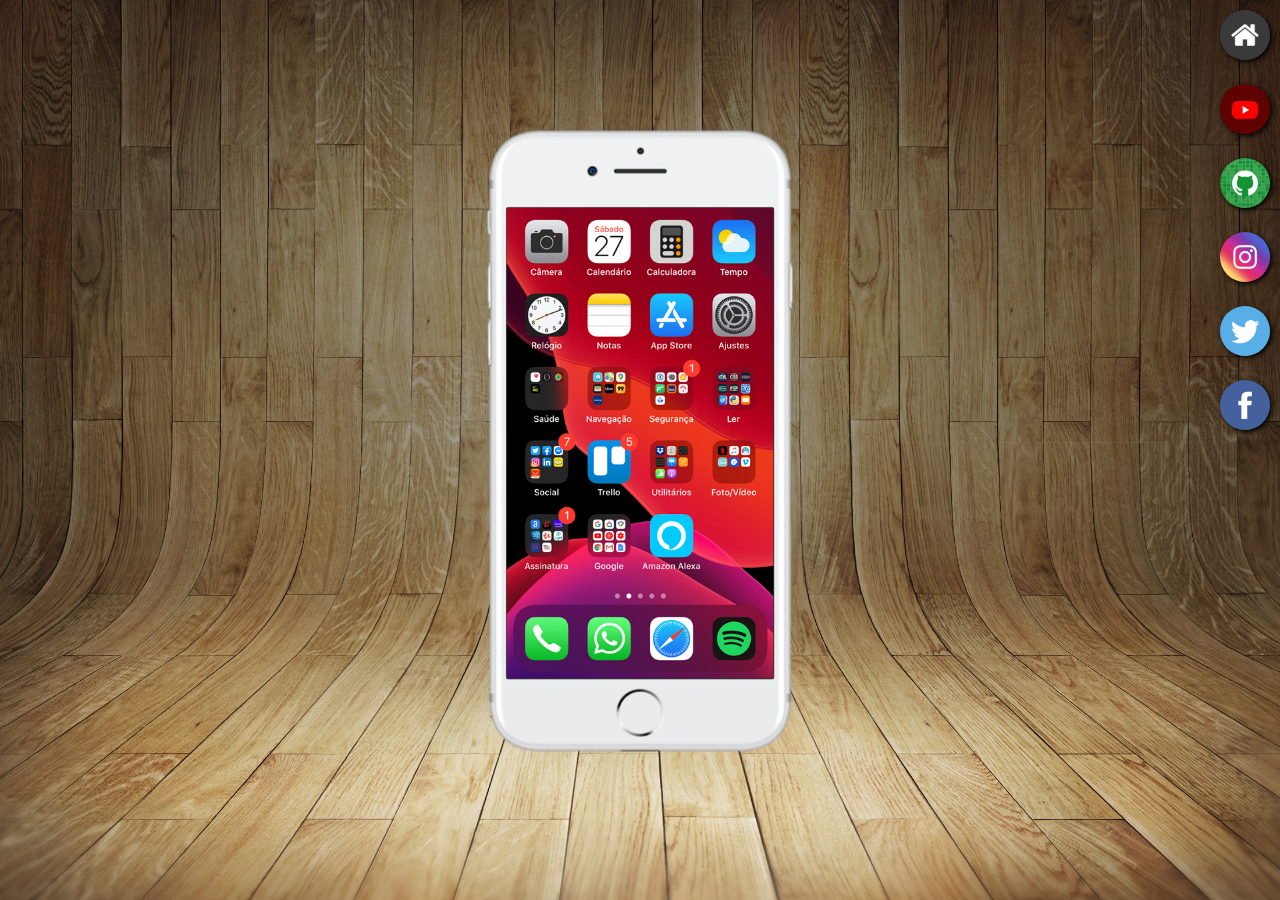
<file: index.html>
<!DOCTYPE html>
<html lang="pt-br">
<head>
    <meta charset="UTF-8">
    <meta http-equiv="X-UA-Compatible" content="IE=edge">
    <meta name="viewport" content="width=device-width, initial-scale=1.0">
    <link rel="shortcut icon" href="imagens/favicon.ico" type="image/x-icon">
    <link rel="stylesheet" href="estilo/style.css">
    <title>Projeto Redes Sociais</title>
</head>
<body>
    <main>
        <section id="telefone">
            <iframe src="home.html" frameborder="0" name="tela" id="tela">
                Seu navegador não é compativel com isso
            </iframe>
        </section>
        <section id="redes-sociais">
            <a href="home.html" target="tela"><img src="imagens/logo-home.jpg" alt=""></a><br>
            <a href="youtube.html" target="tela"><img src="imagens/logo-youtube.jpg" alt=""></a><br>
            <a href="github.html" target="tela"><img src="imagens/logo-github.jpg" alt=""></a><br>
            <a href="instagram.html" target="tela"><img src="imagens/logo-instagram.jpg" alt=""></a><br>
            <a href="twitter.html" target="tela"><img src="imagens/logo-twitter.jpg" alt=""></a><br>
            <a href="facebook.html" target="tela"><img src="imagens/logo-facebook.jpg" alt=""></a><br>
        </section>
    </main>
</body>
</html>
</file>
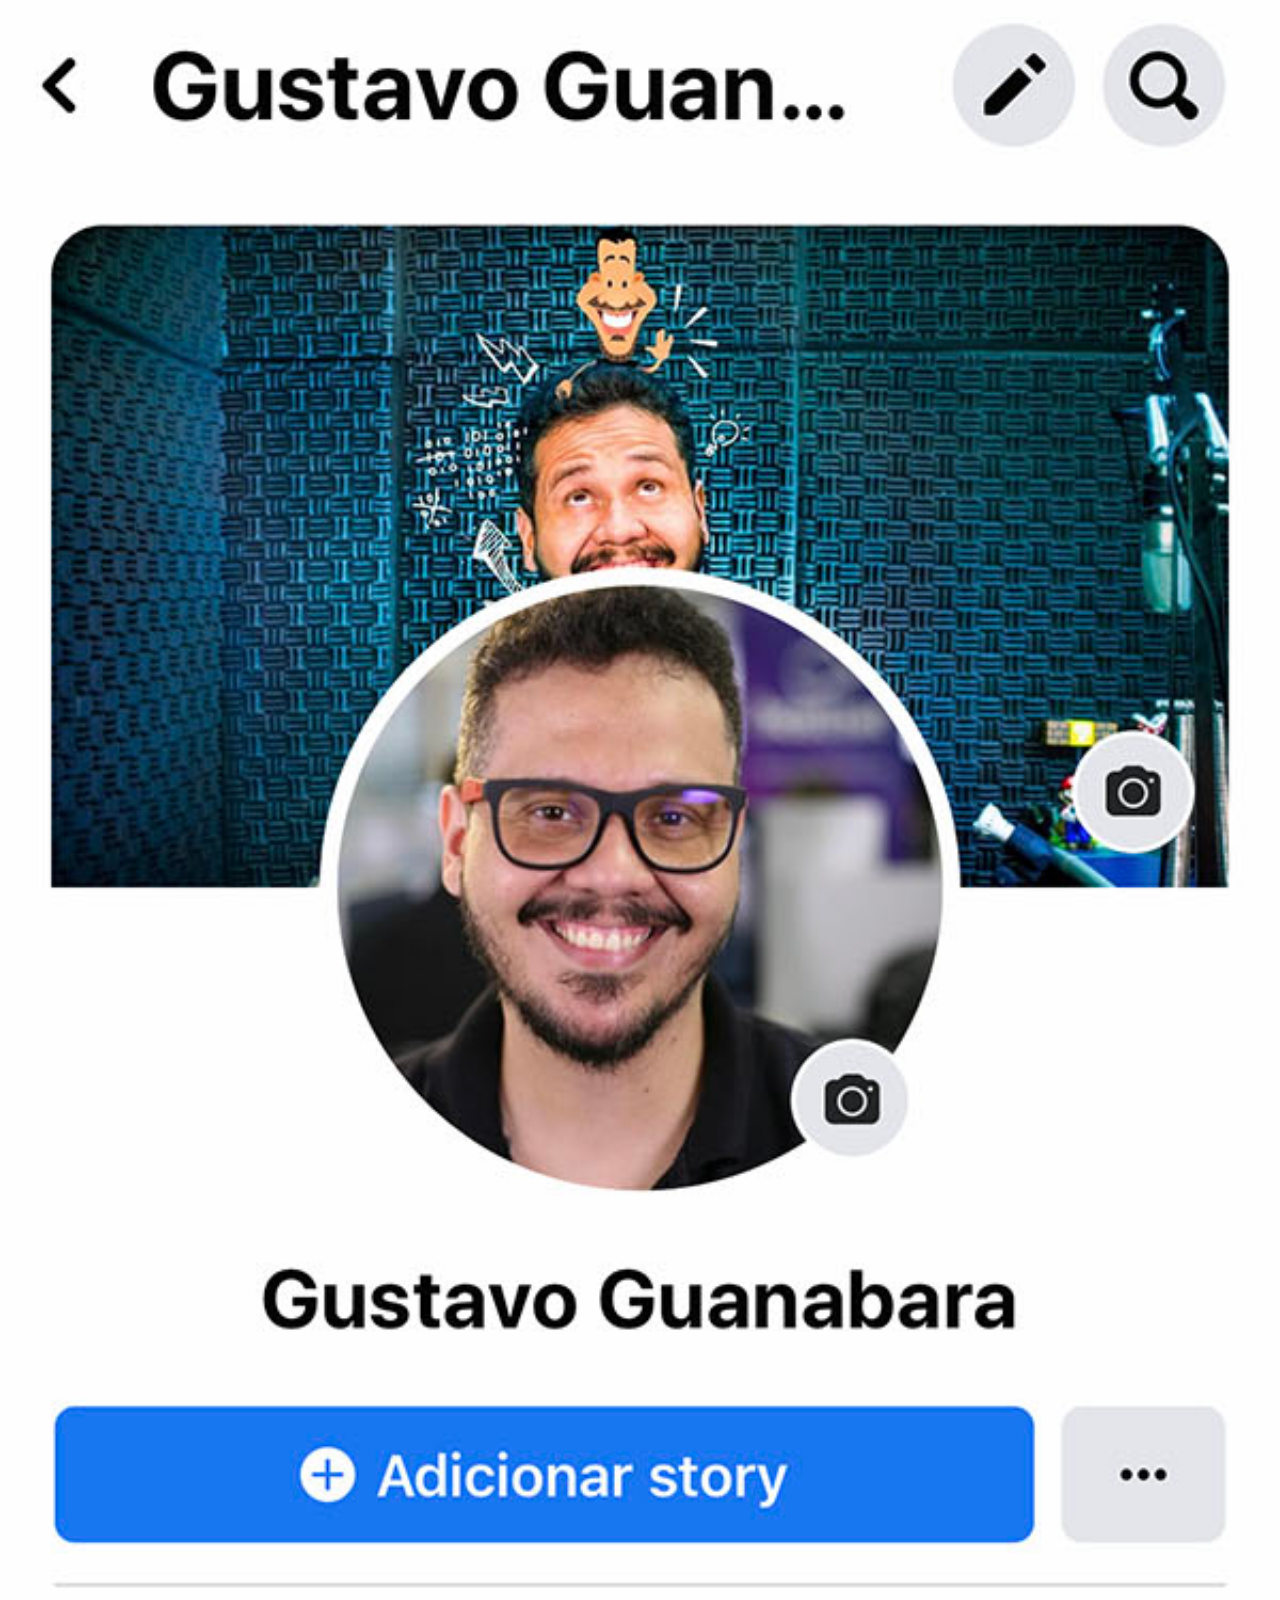
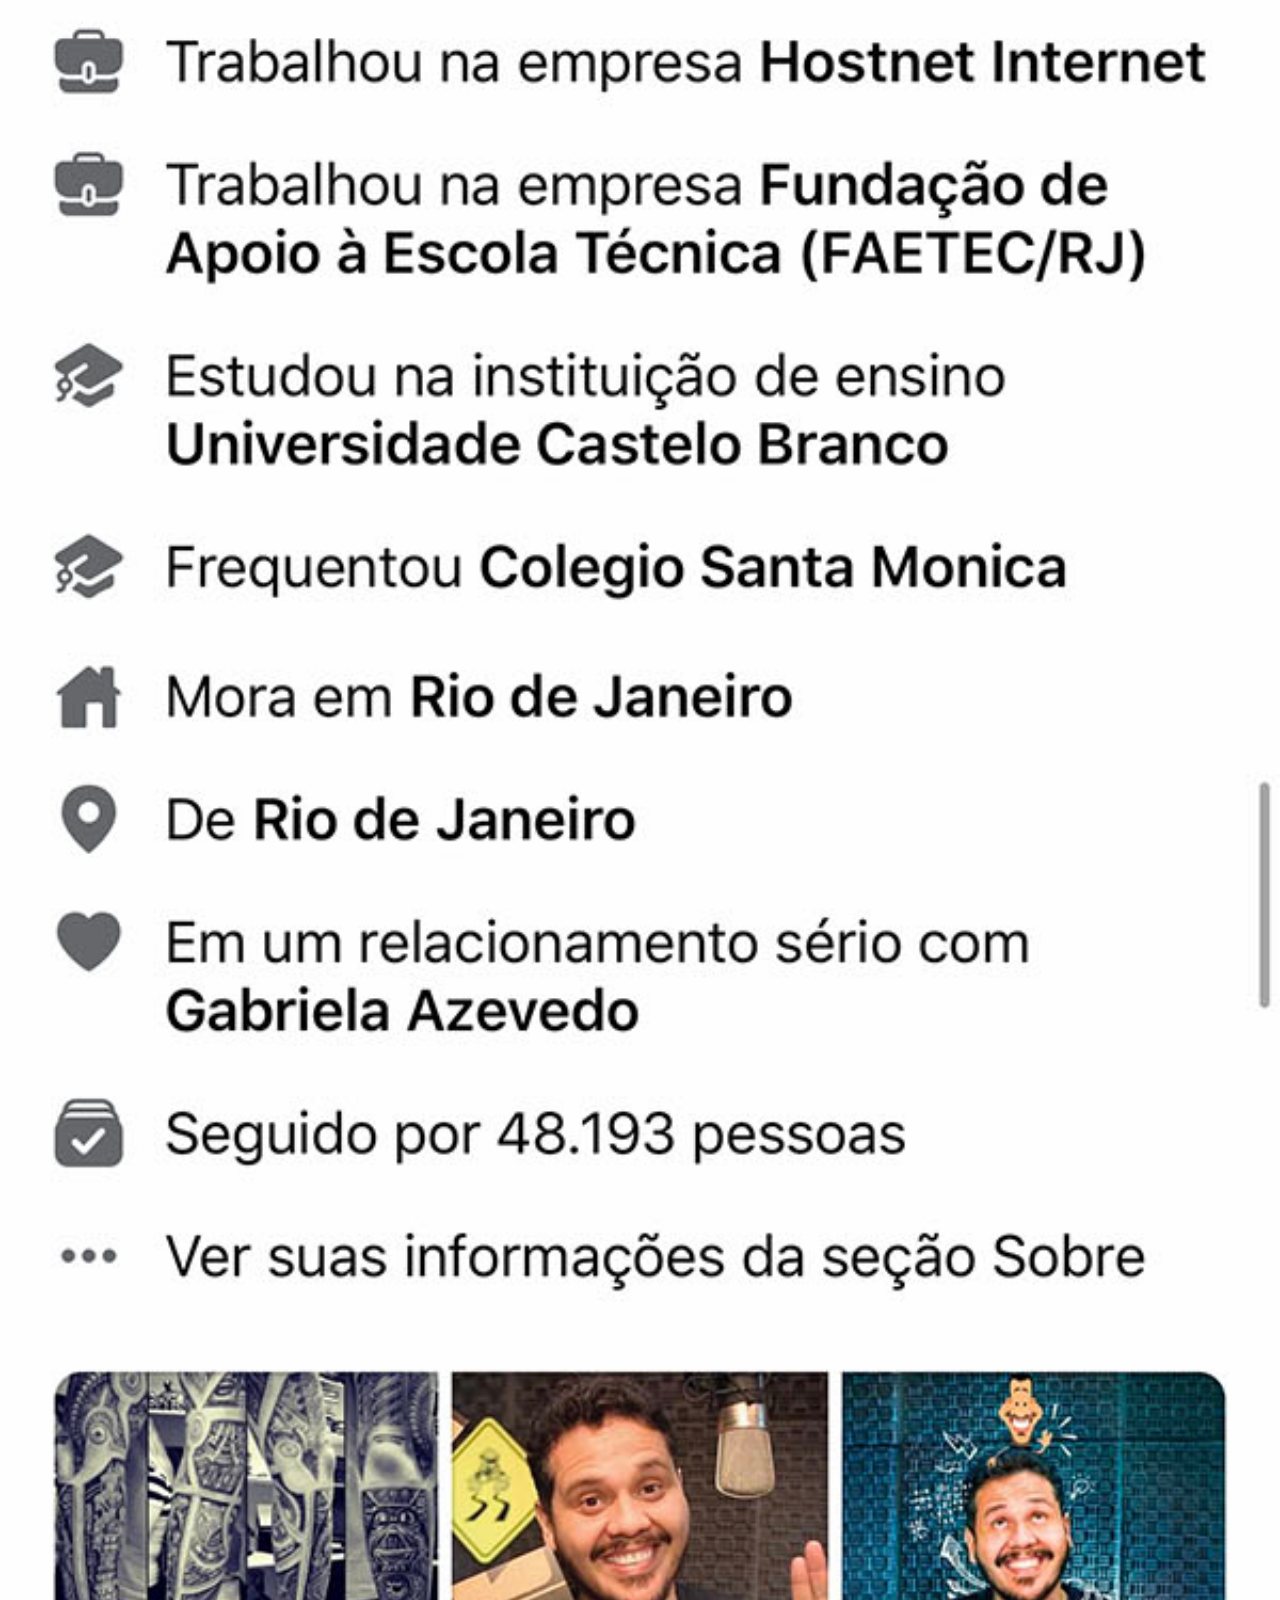
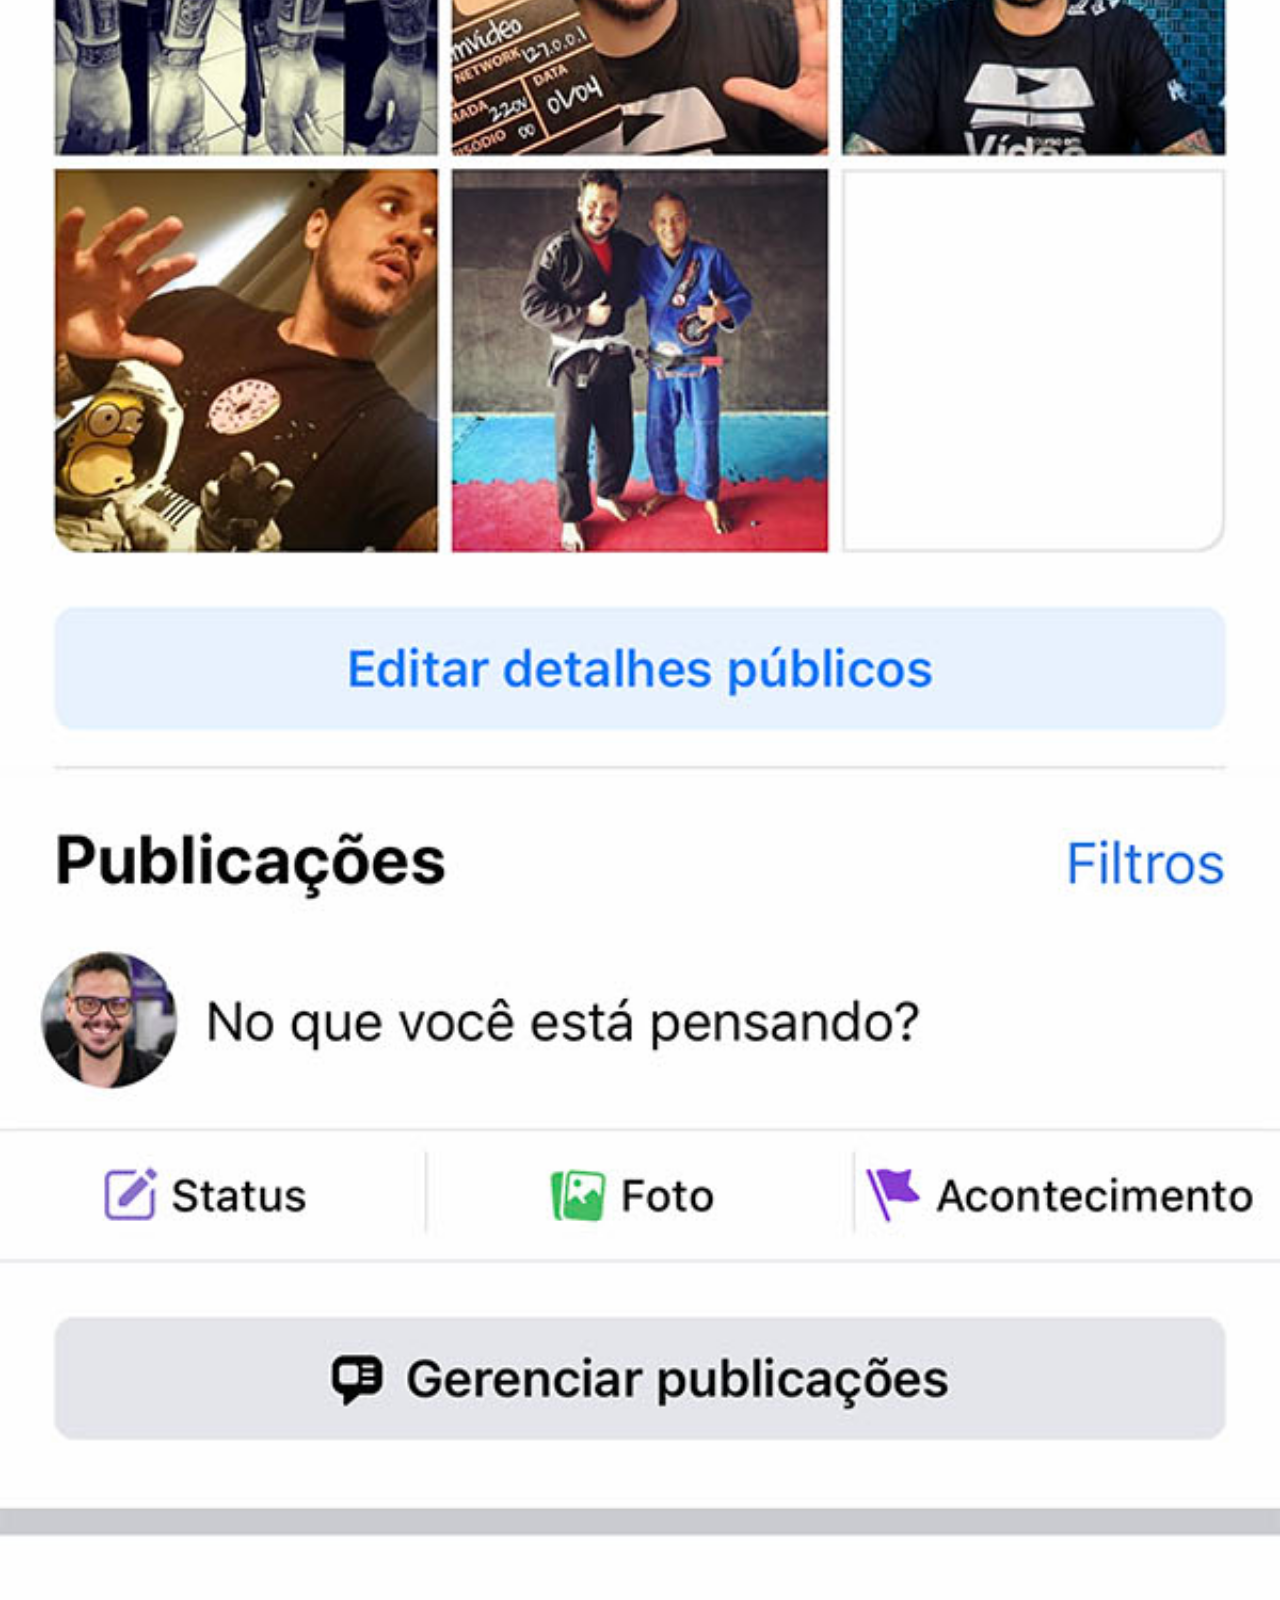
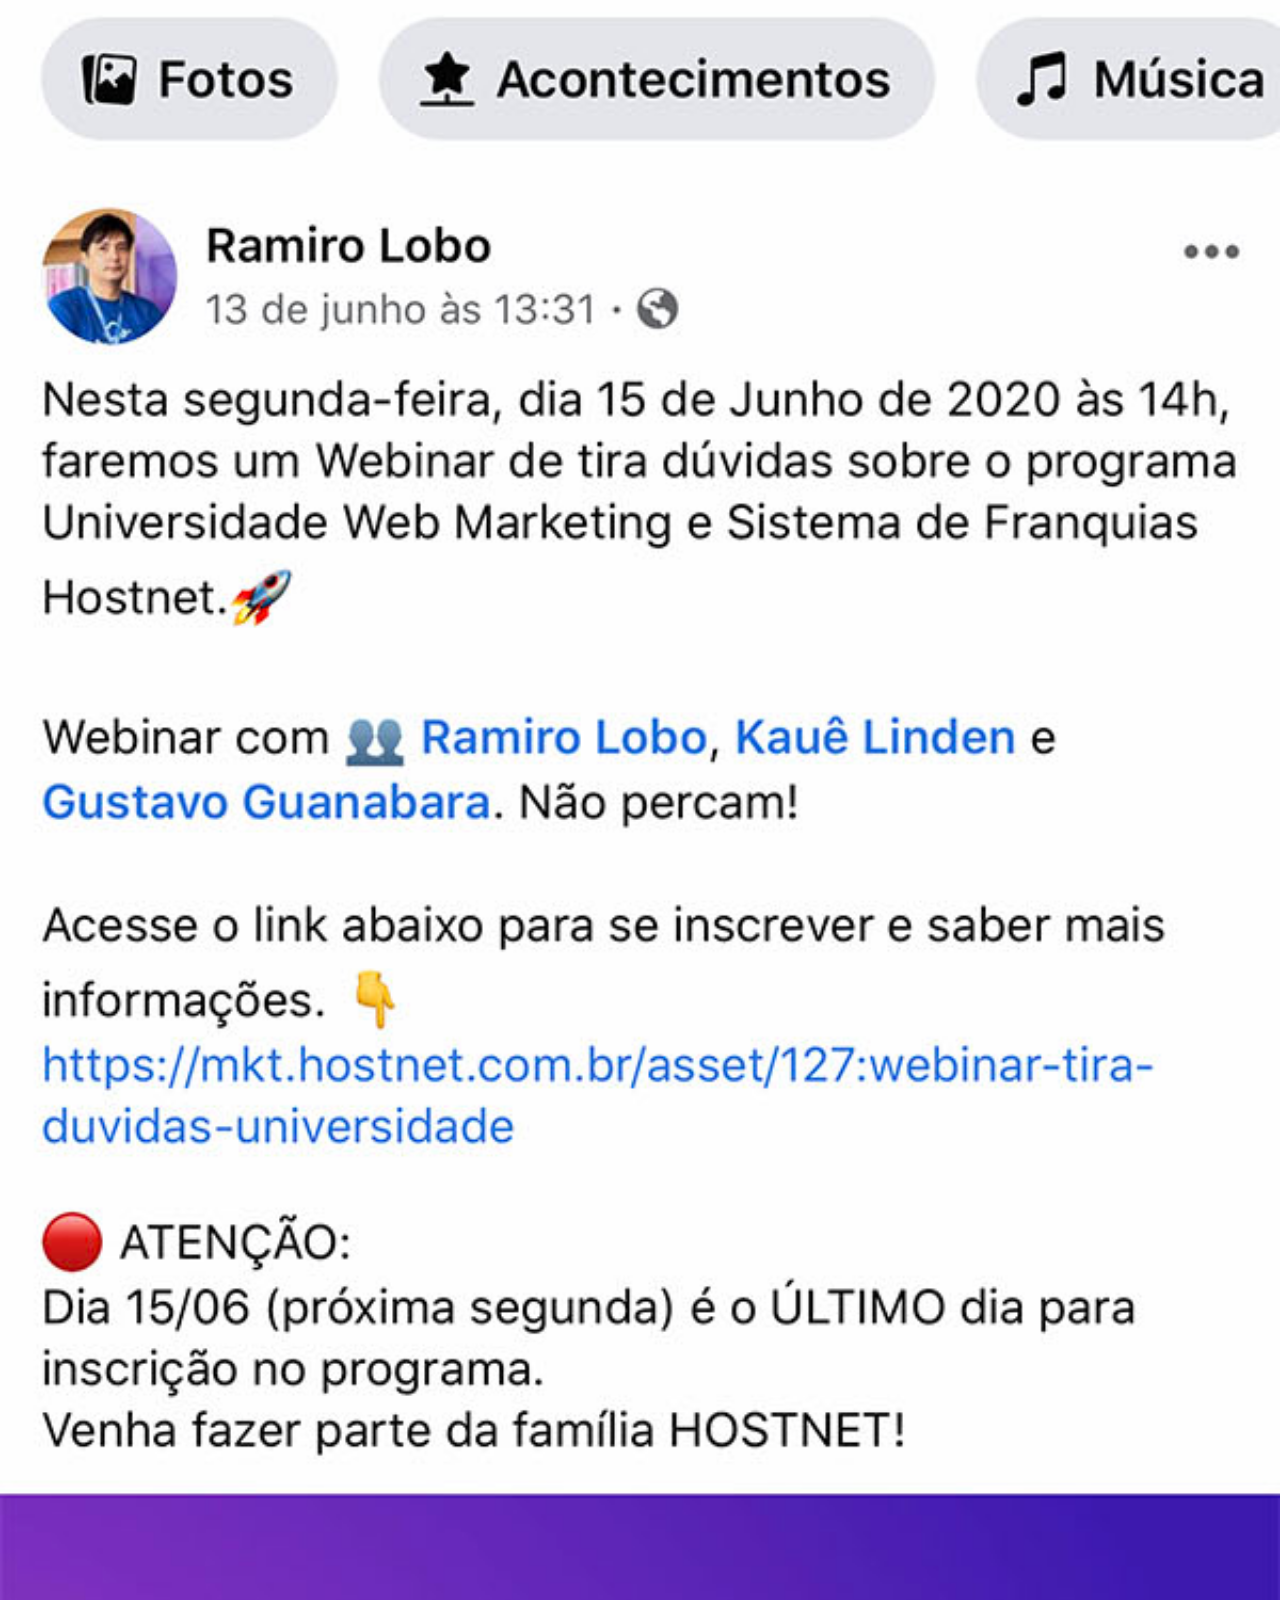
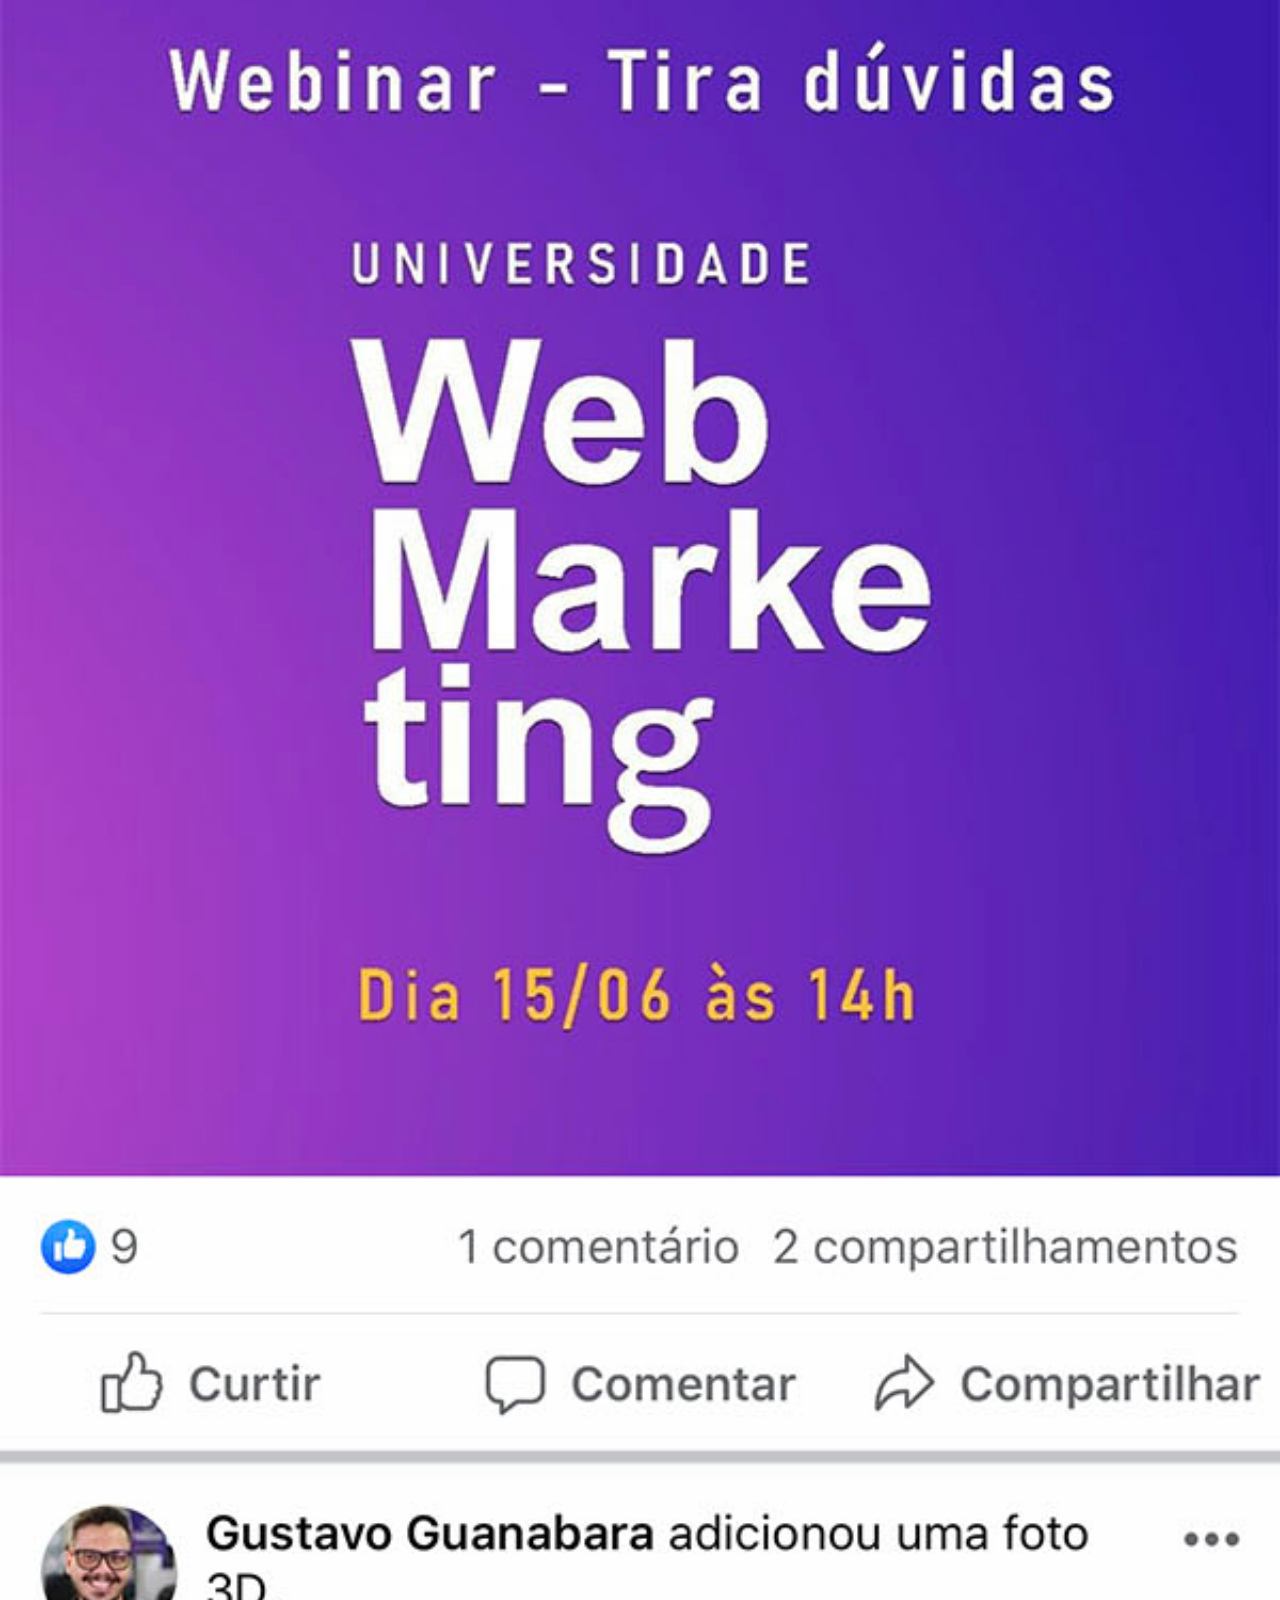
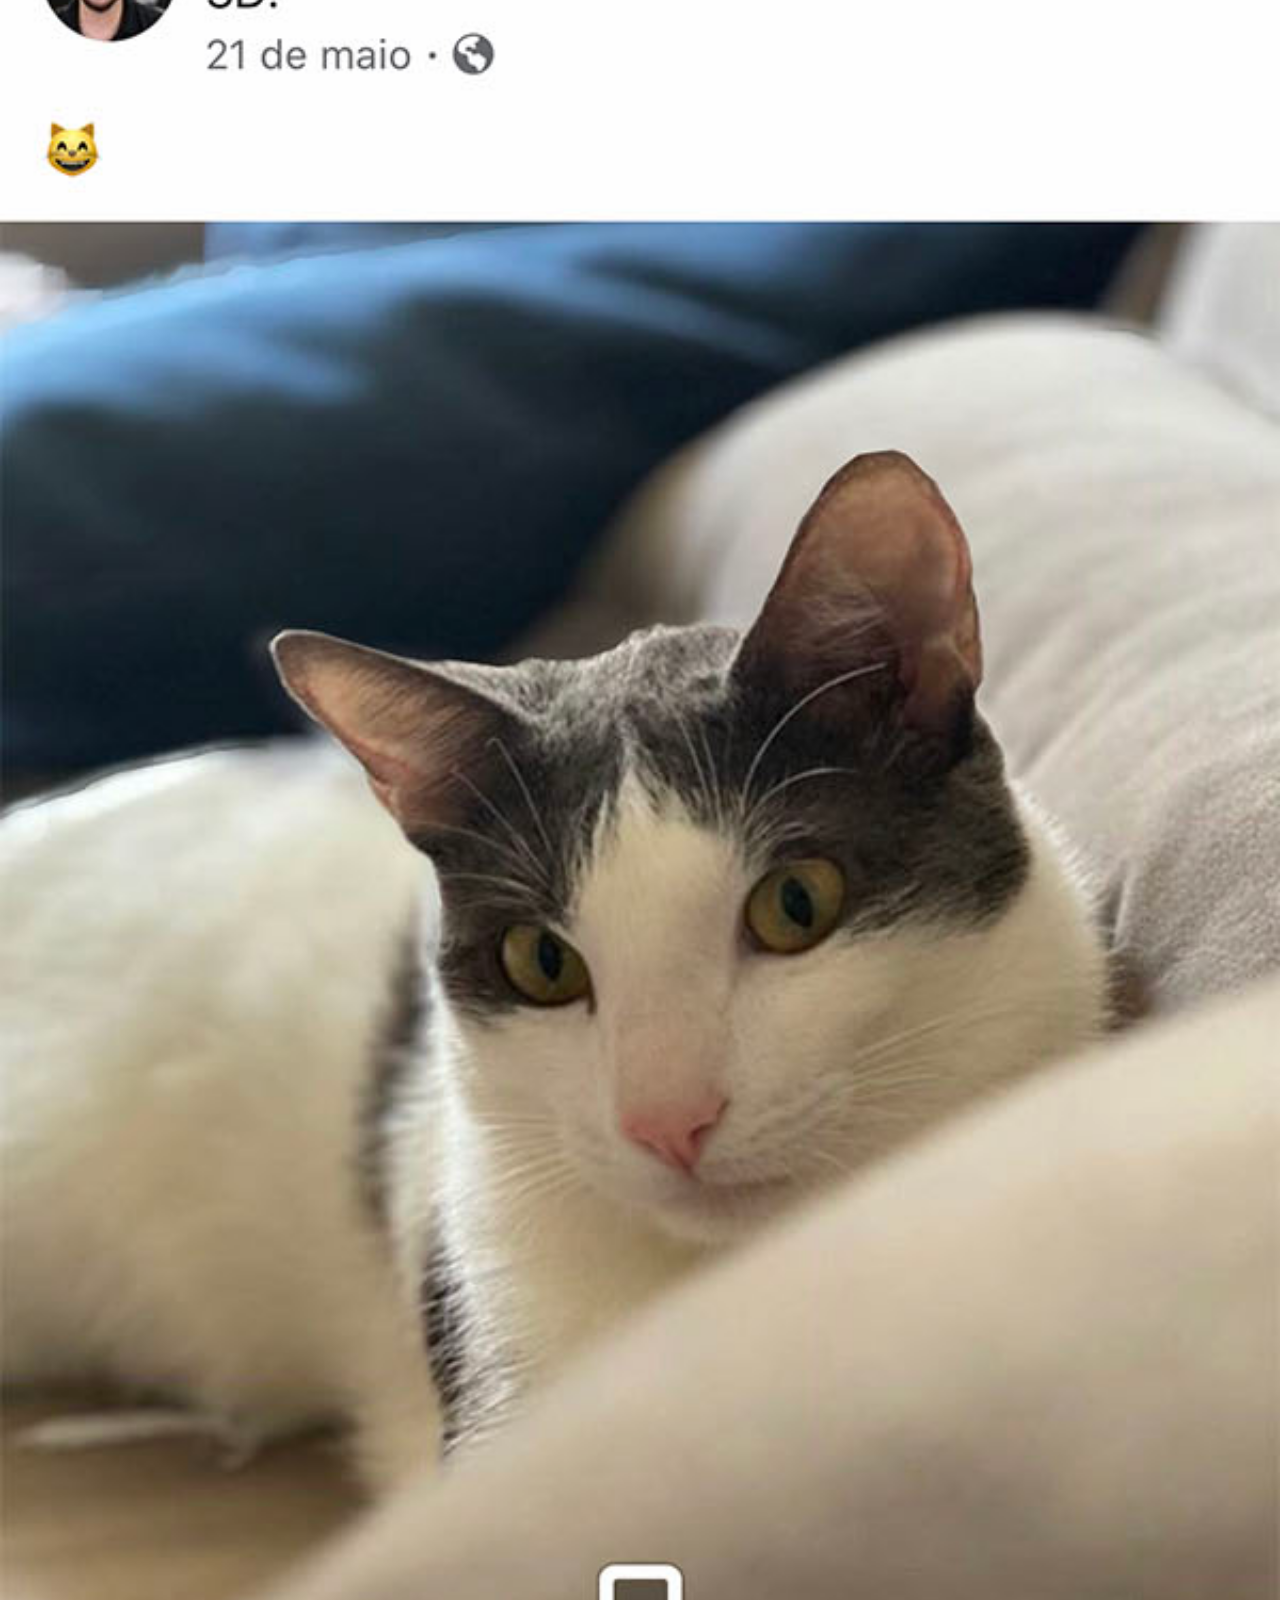
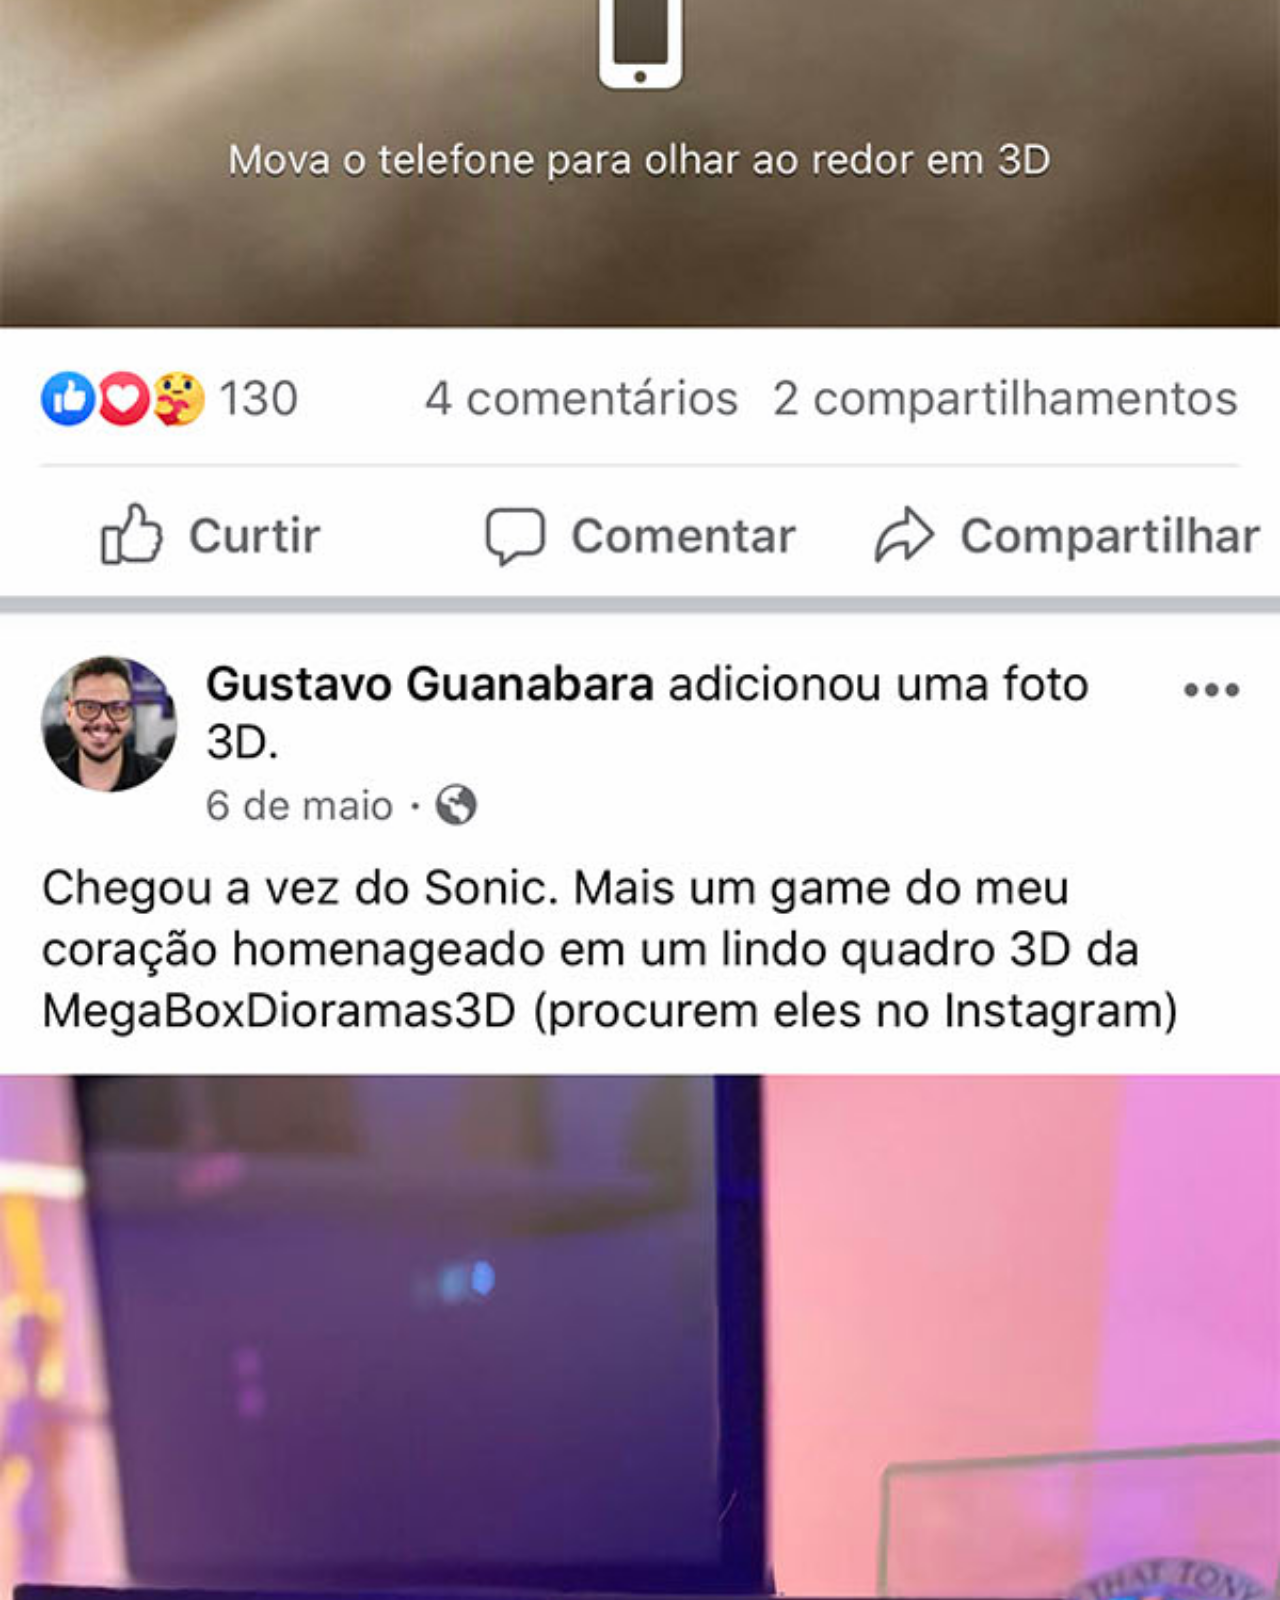
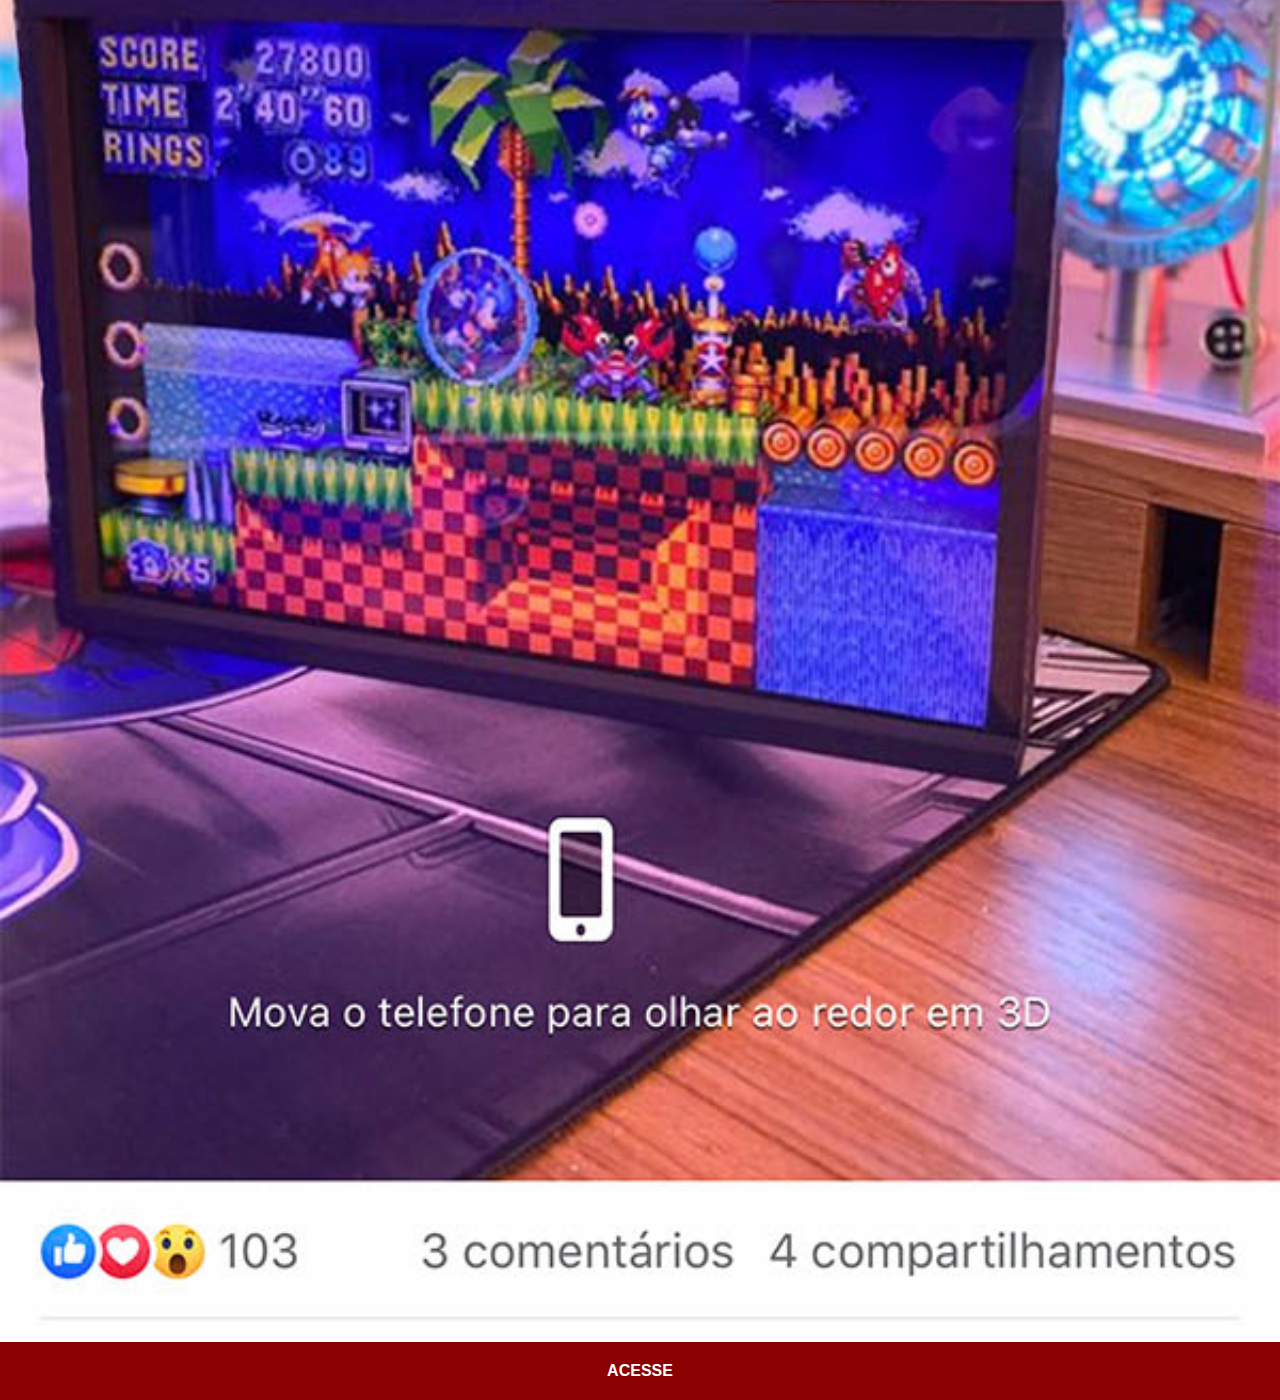
<file: facebook.html>
<!DOCTYPE html>
<html lang="pt-br">
<head>
    <meta charset="UTF-8">
    <meta http-equiv="X-UA-Compatible" content="IE=edge">
    <meta name="viewport" content="width=device-width, initial-scale=1.0">
    <link rel="stylesheet" href="estilo/social.css">
    <title>Facebook</title>
</head>
<body>
    <img src="imagens/tela-facebook.jpg" alt="">
    <a href="https://youtube.com/user/cursoemvideo/playlist" target="_blank">ACESSE</a>
</body>
</html>
</file>
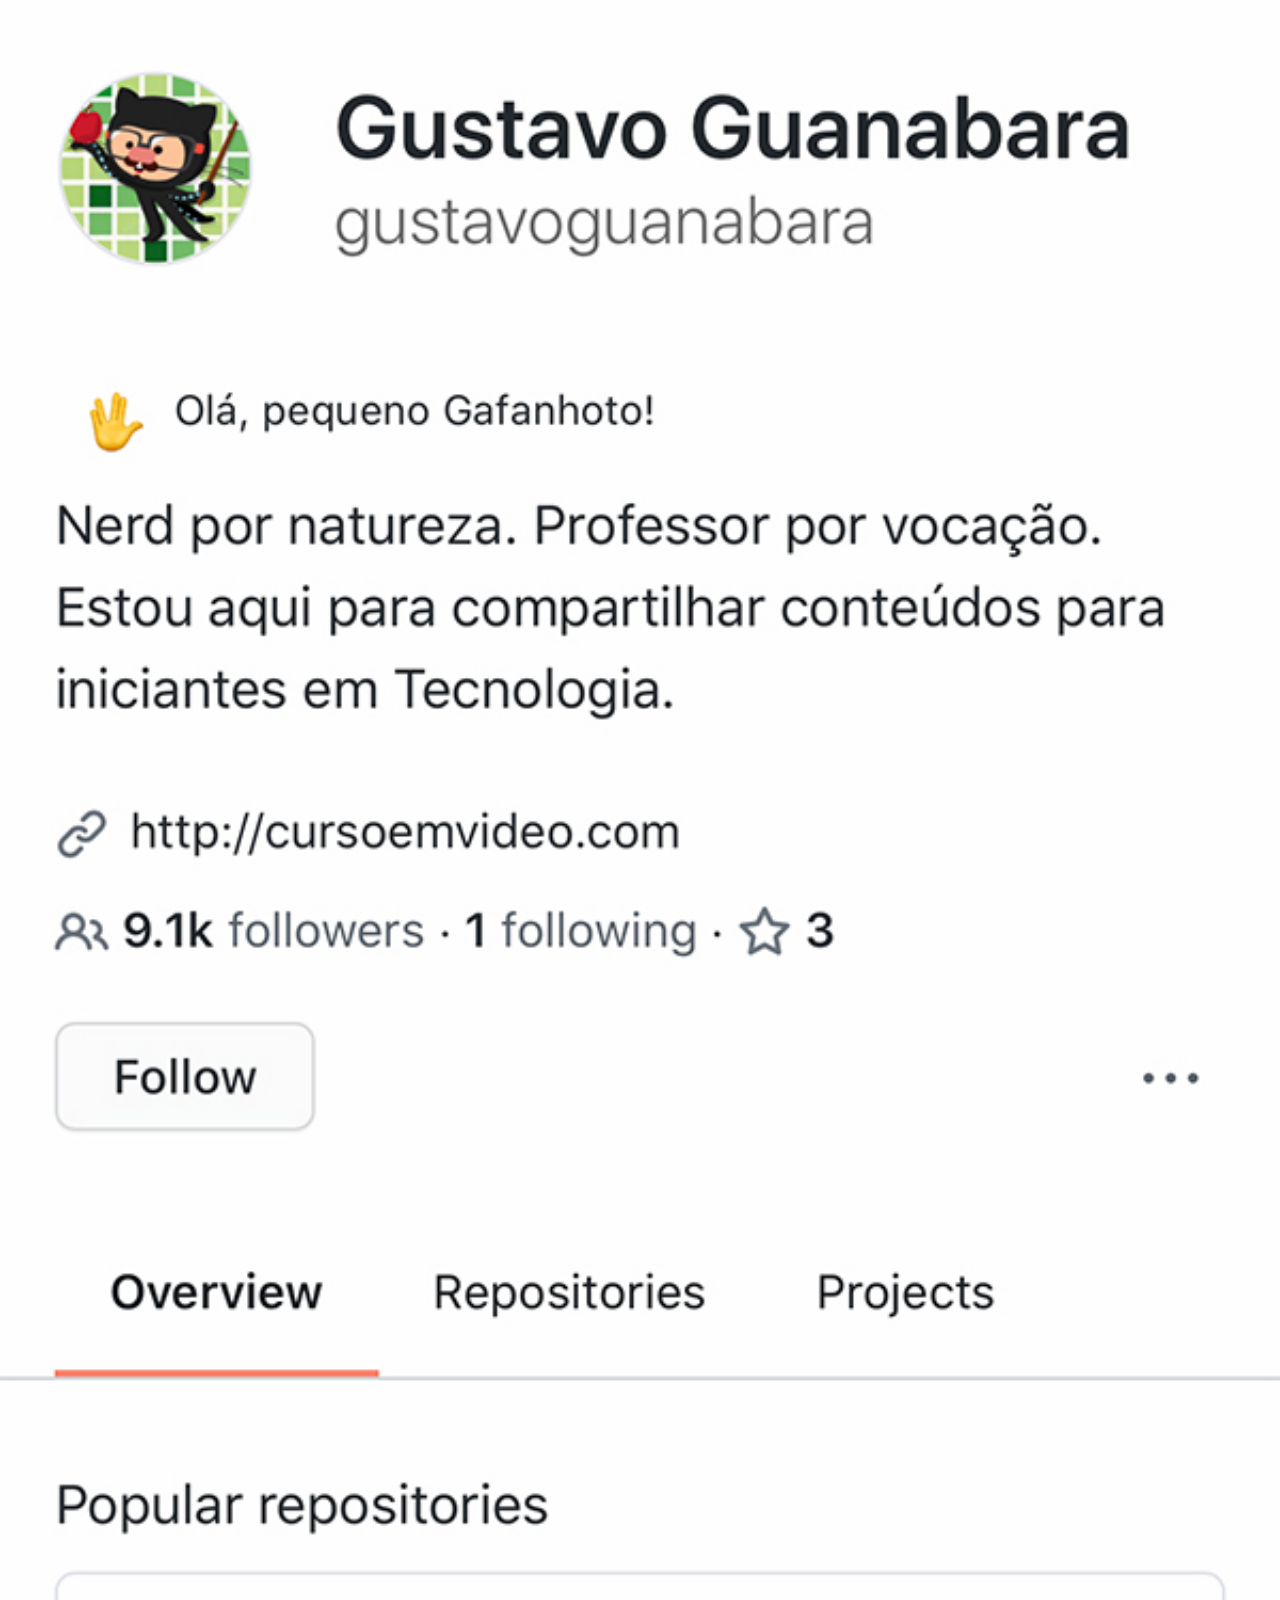
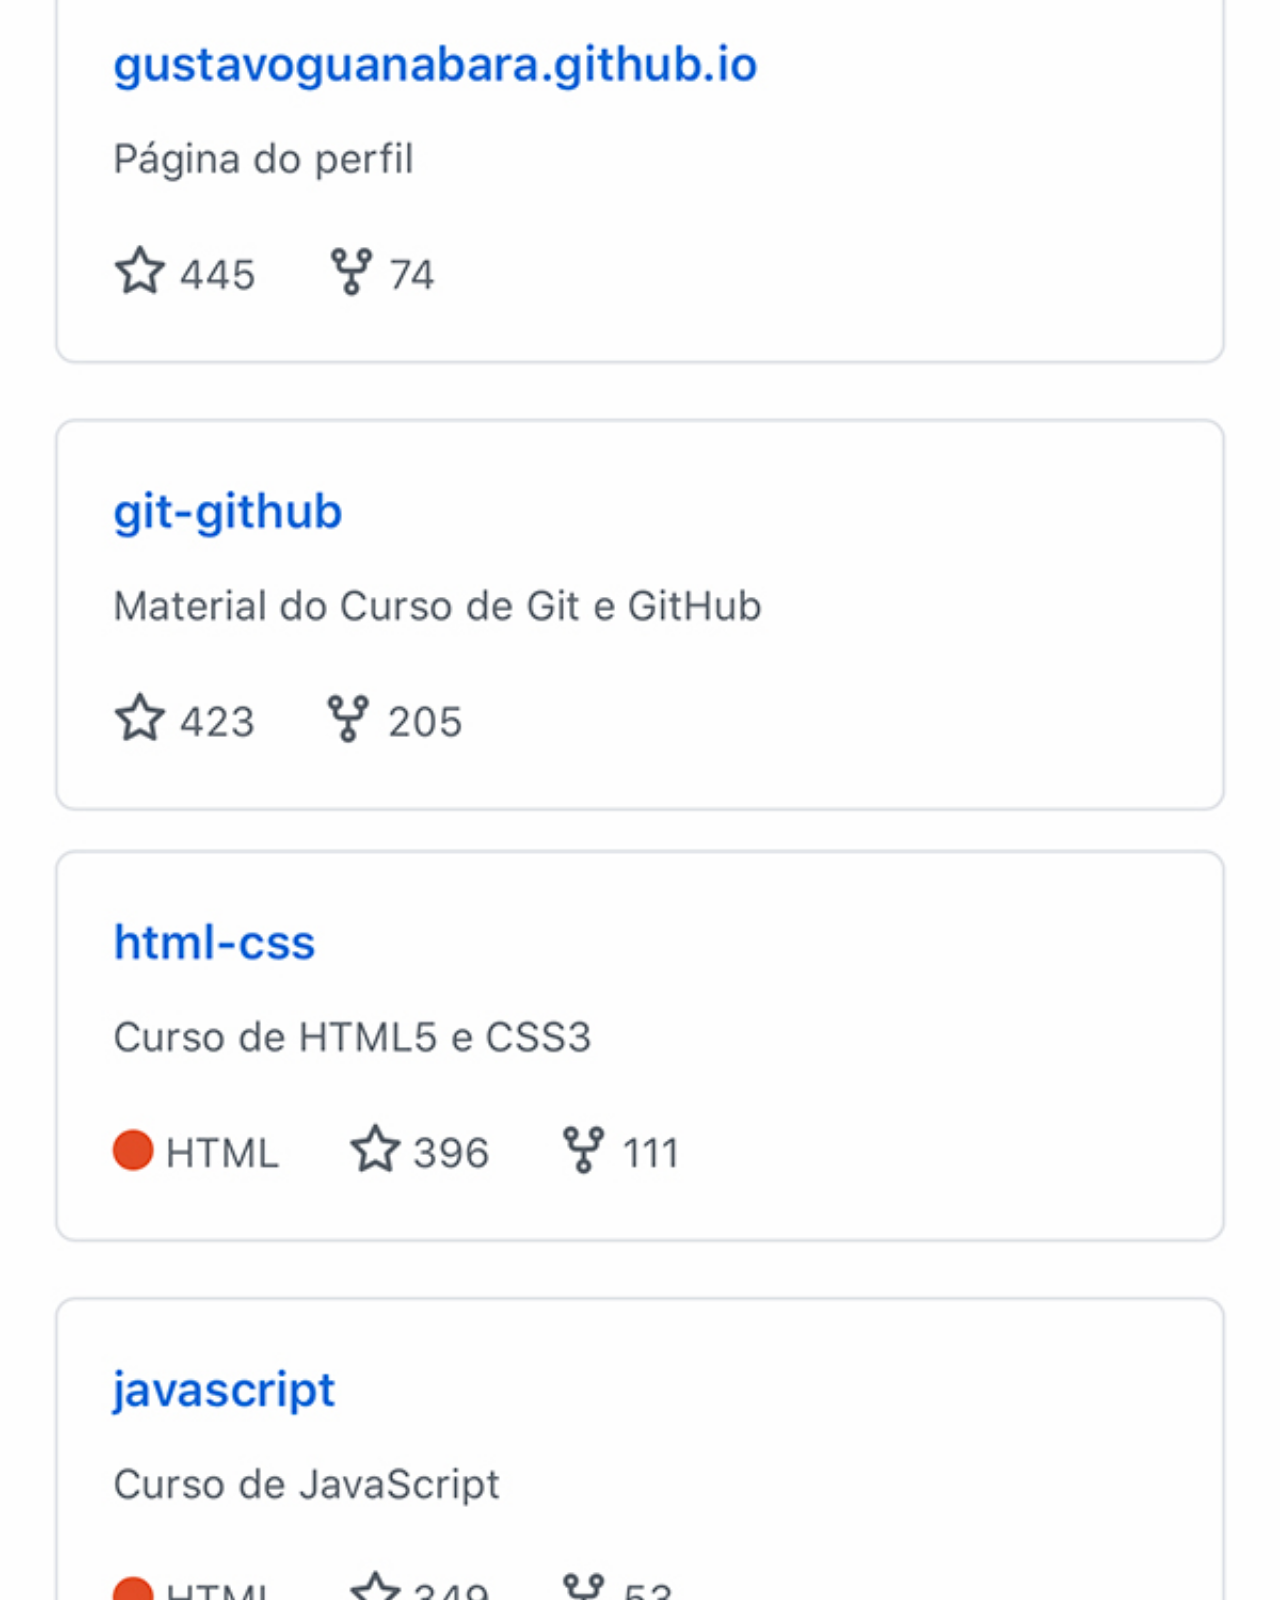
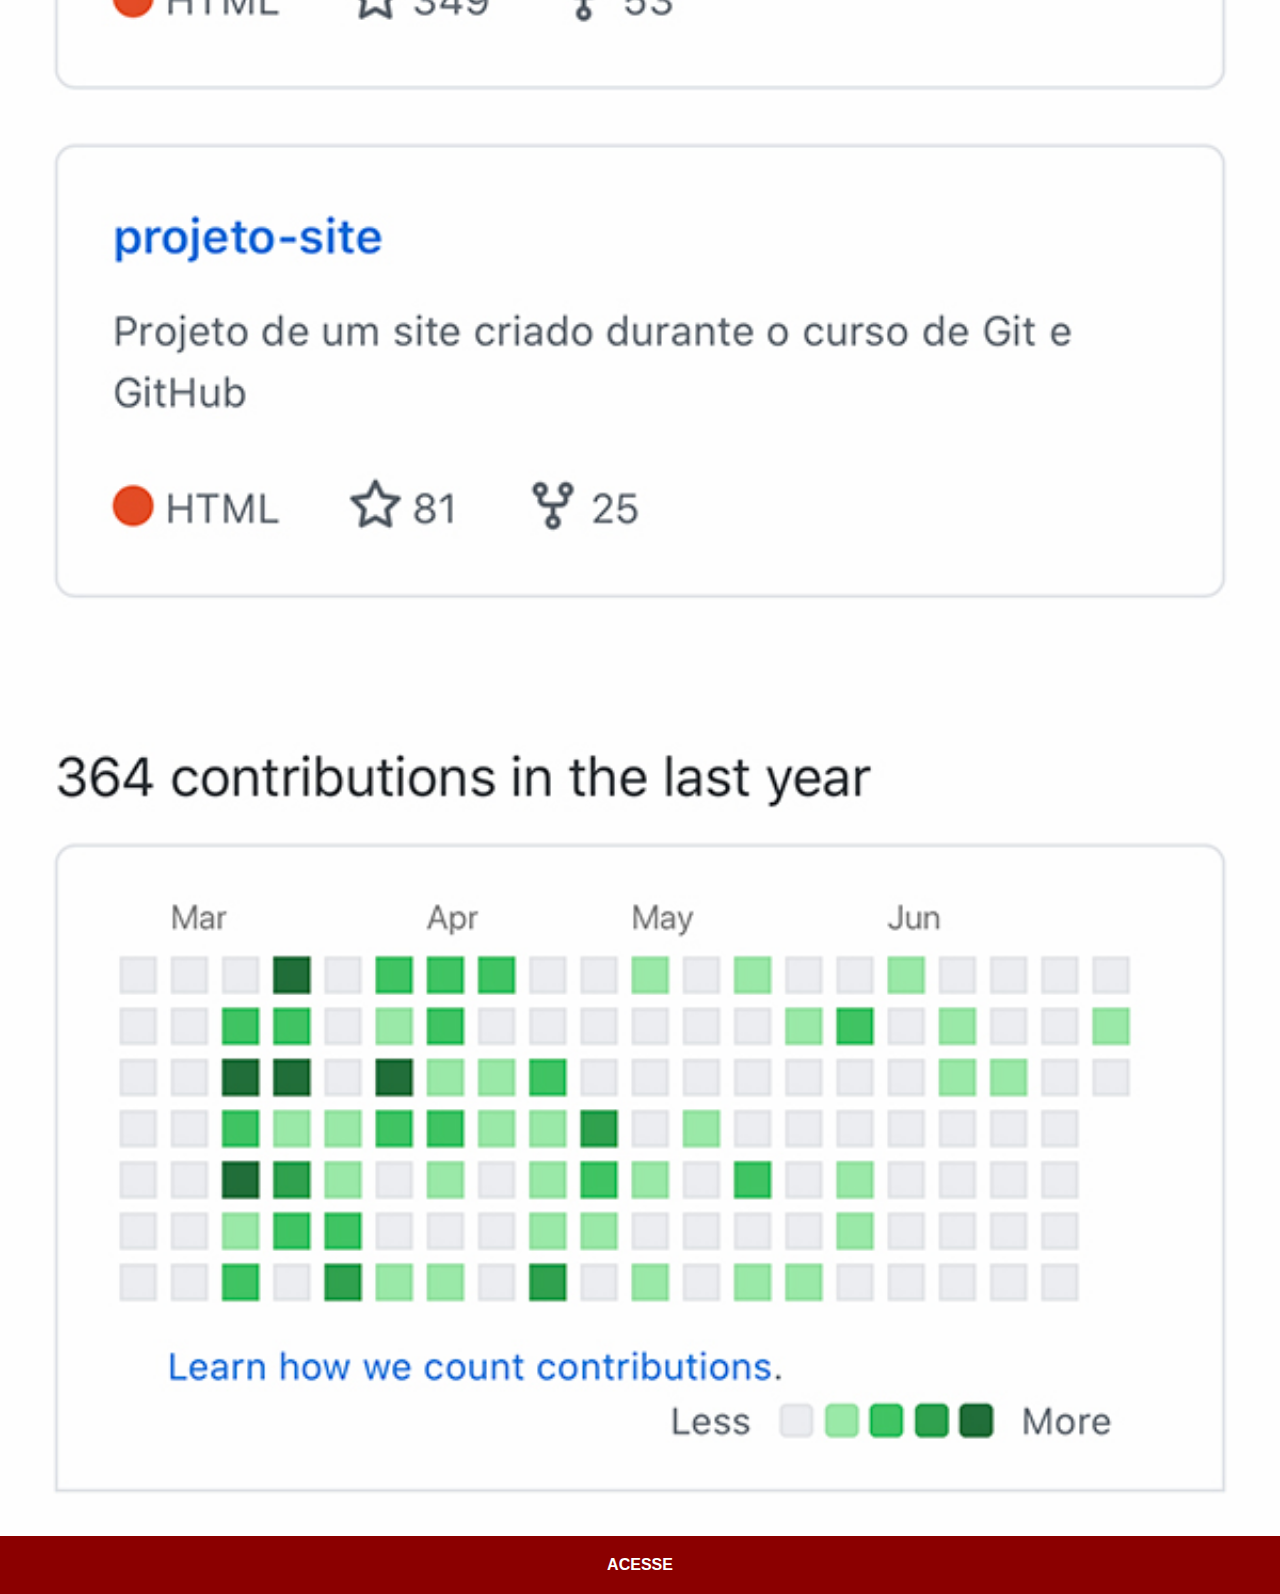
<file: github.html>
<!DOCTYPE html>
<html lang="pt-br">
<head>
    <meta charset="UTF-8">
    <meta http-equiv="X-UA-Compatible" content="IE=edge">
    <meta name="viewport" content="width=device-width, initial-scale=1.0">
    <link rel="stylesheet" href="estilo/social.css">
    <title>GitHub</title>
</head>
<body>
    <img src="imagens/tela-github.jpg" alt="">
    <a href="https://youtube.com/user/cursoemvideo/playlist" target="_blank">ACESSE</a>
</body>
</html>
</file>
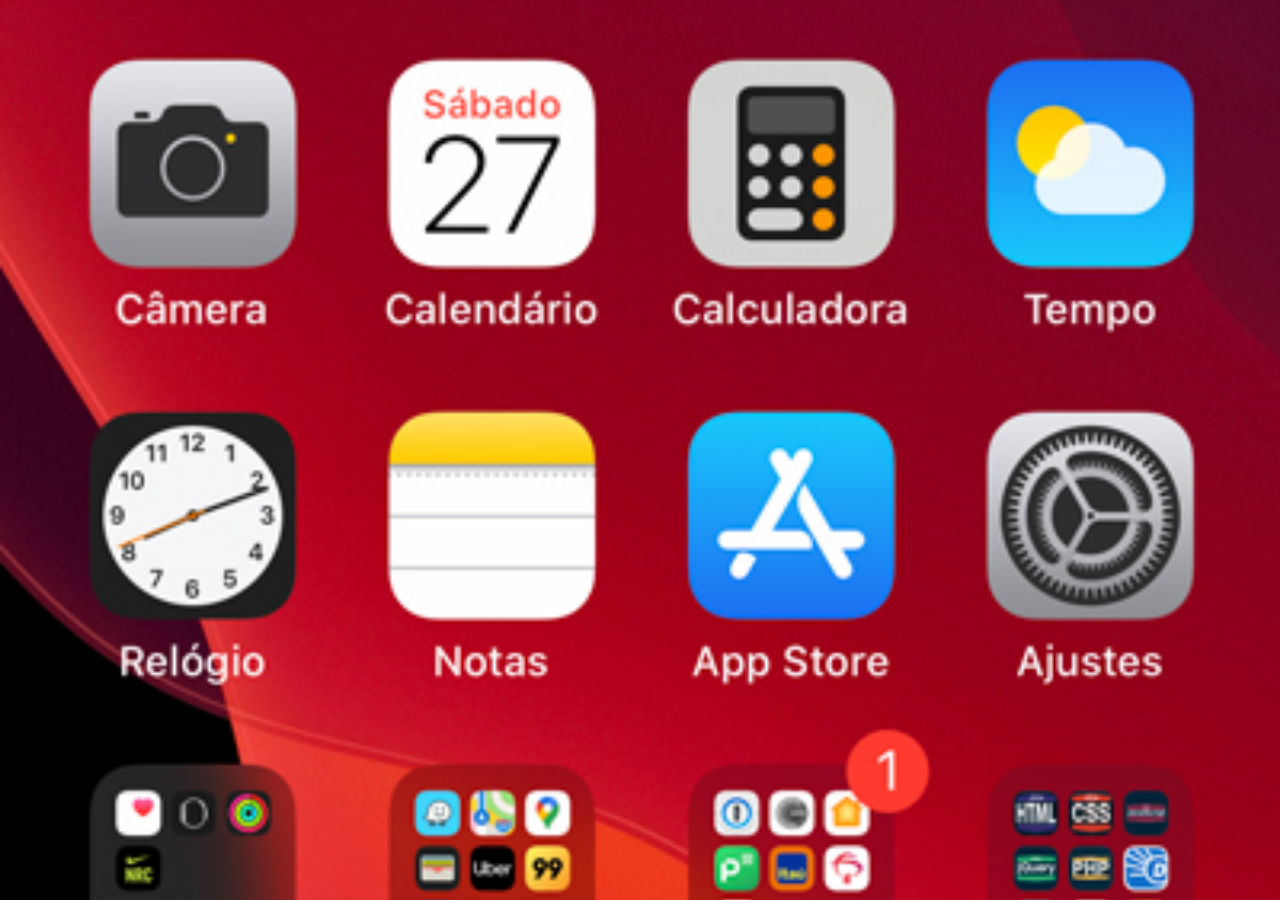
<file: home.html>
<!DOCTYPE html>
<html lang="pt-br">
<head>
    <meta charset="UTF-8">
    <meta http-equiv="X-UA-Compatible" content="IE=edge">
    <meta name="viewport" content="width=device-width, initial-scale=1.0">
    <title>Home</title>
    <style>
        * {
            padding: 0px;
            margin: 0px;
        }

        body {
            width: 100vw;
            height: 100vh;
            background: black url(imagens/tela-home.jpg) no-repeat top center;
            background-size: cover;
        }
    </style>
</head>
<body>
    
</body>
</html>
</file>
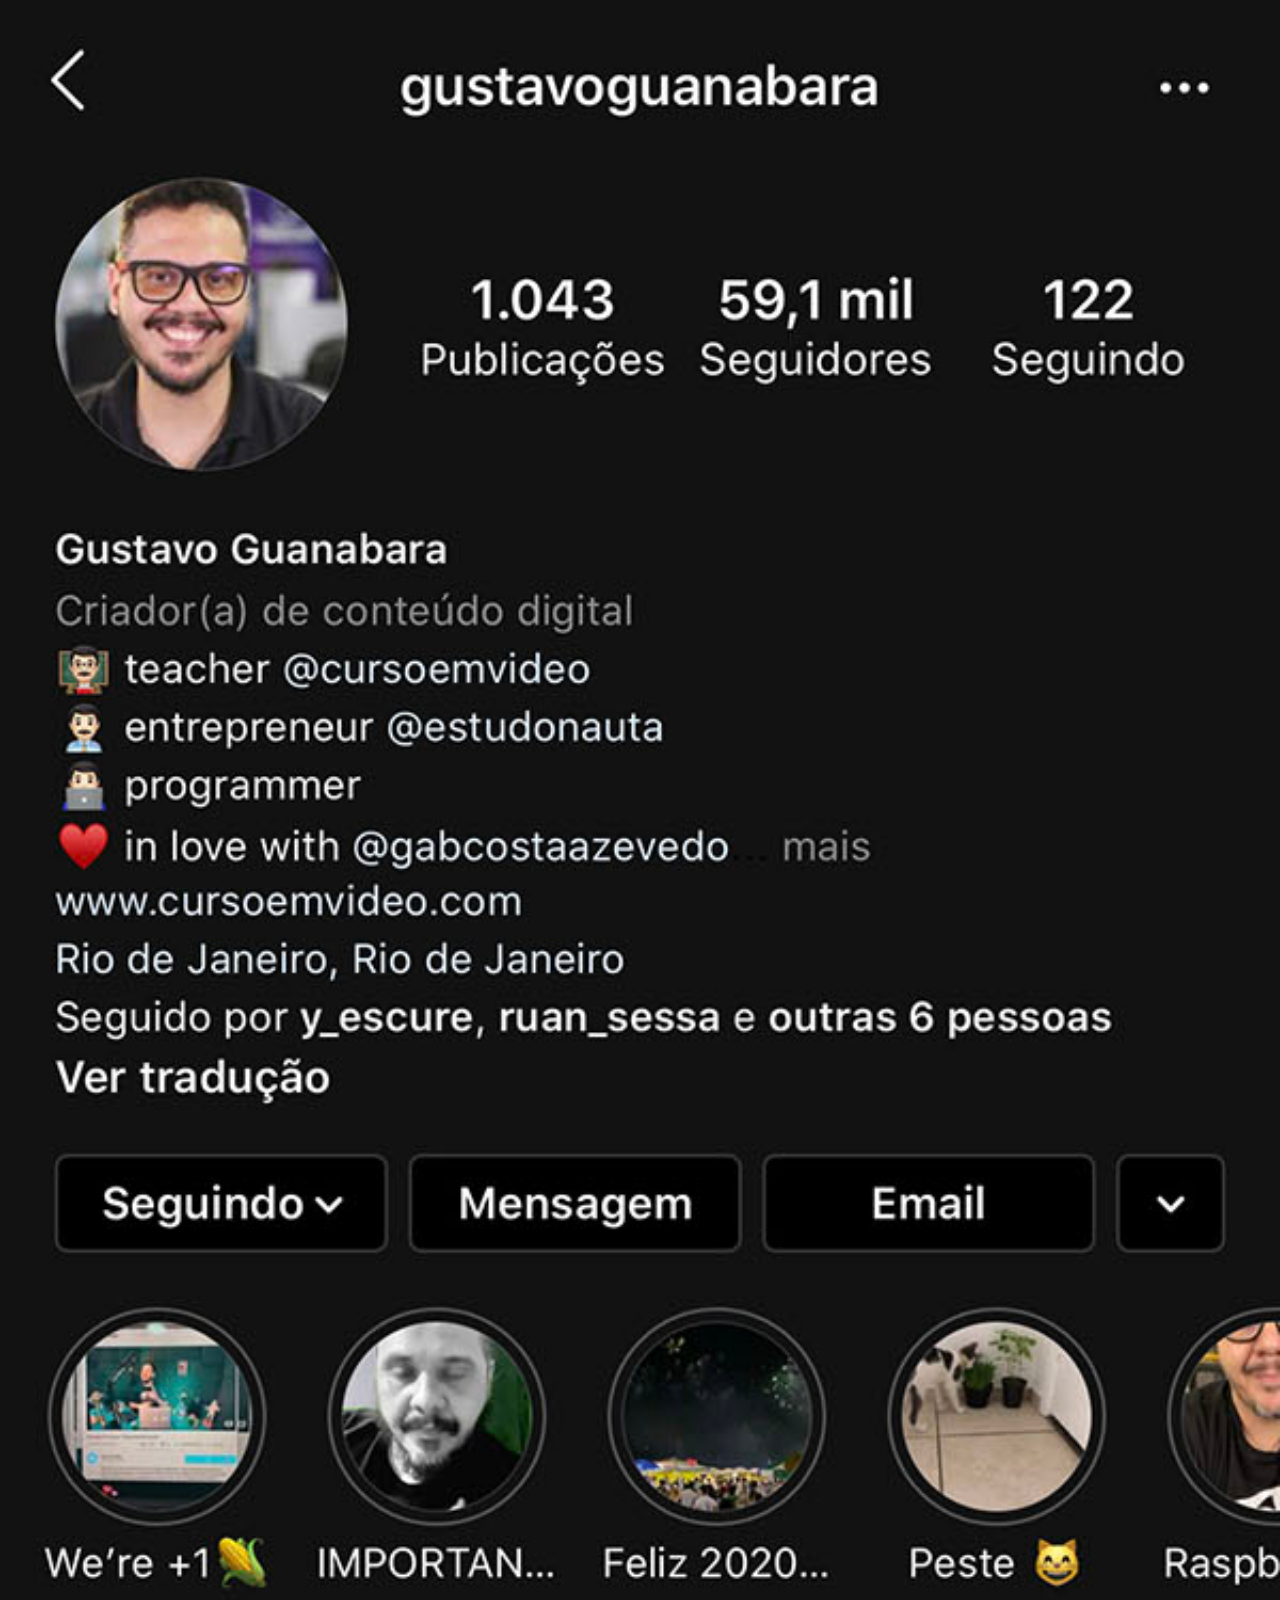
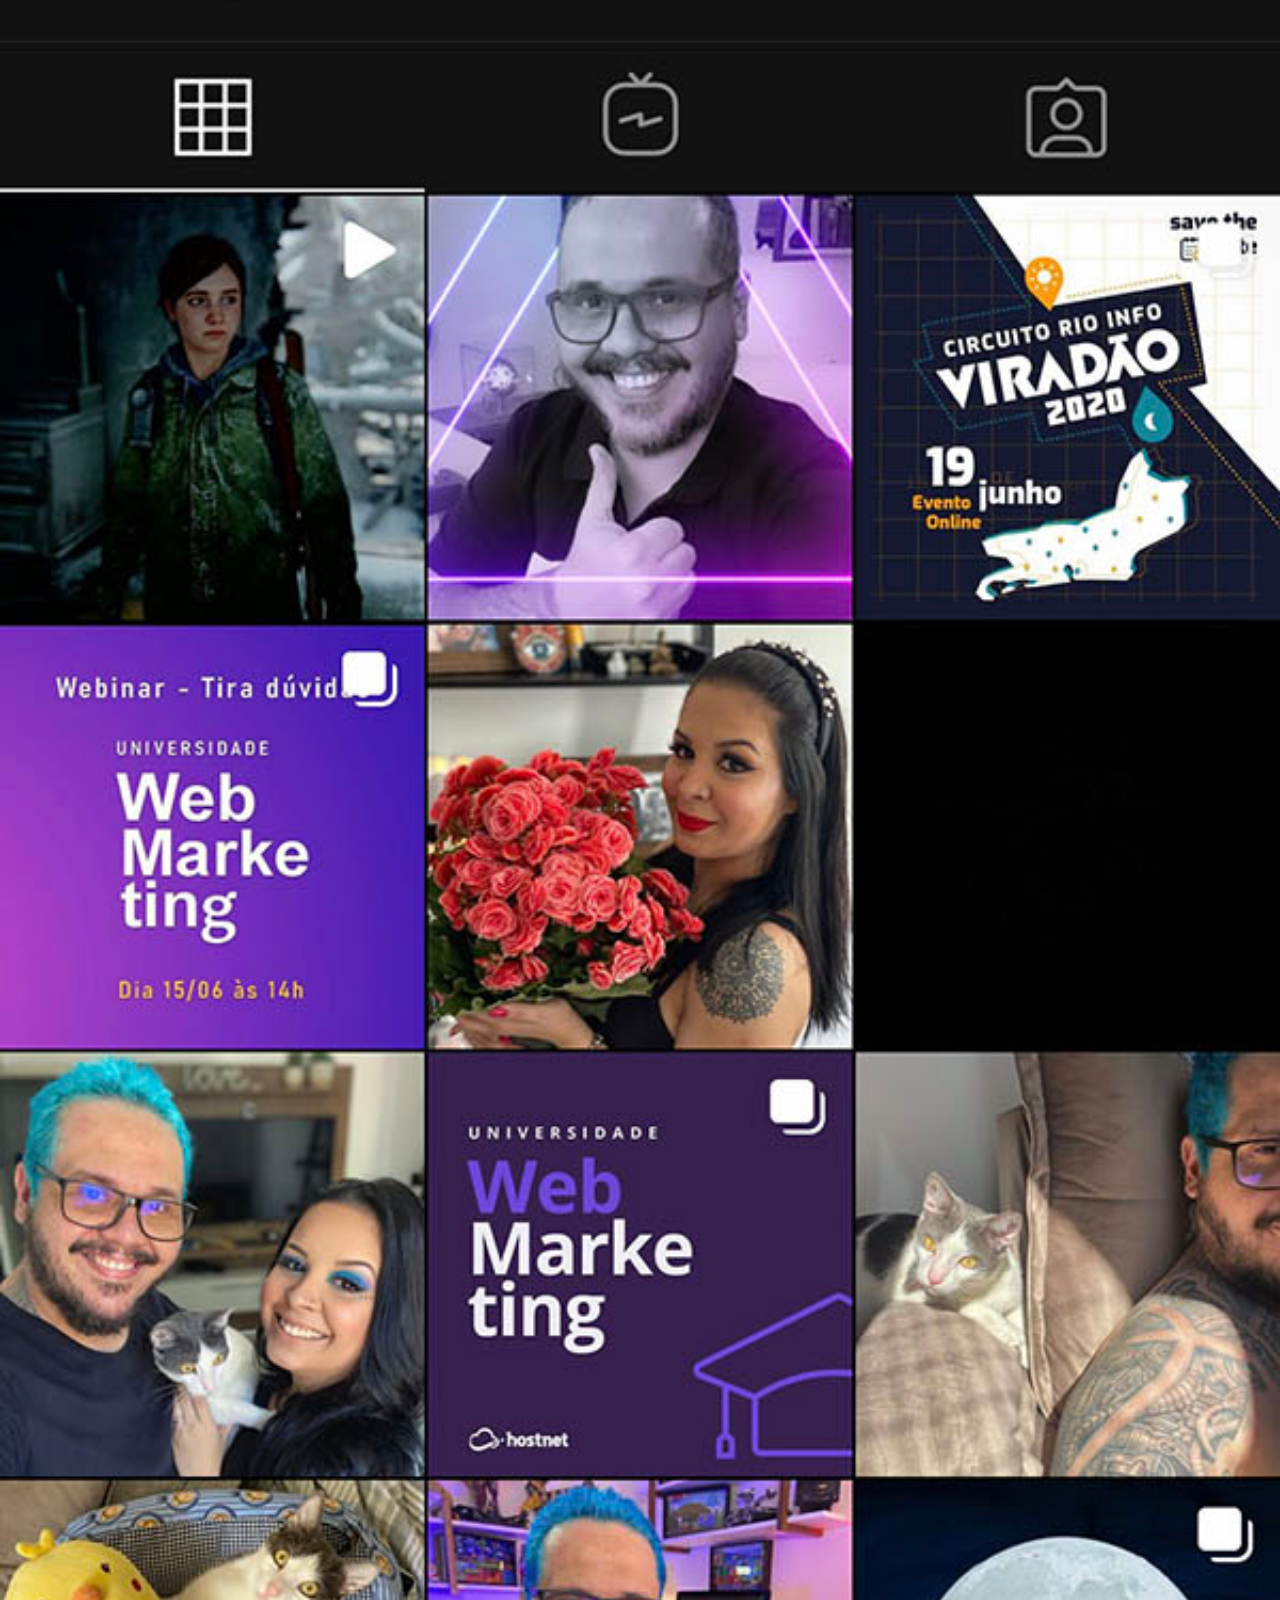
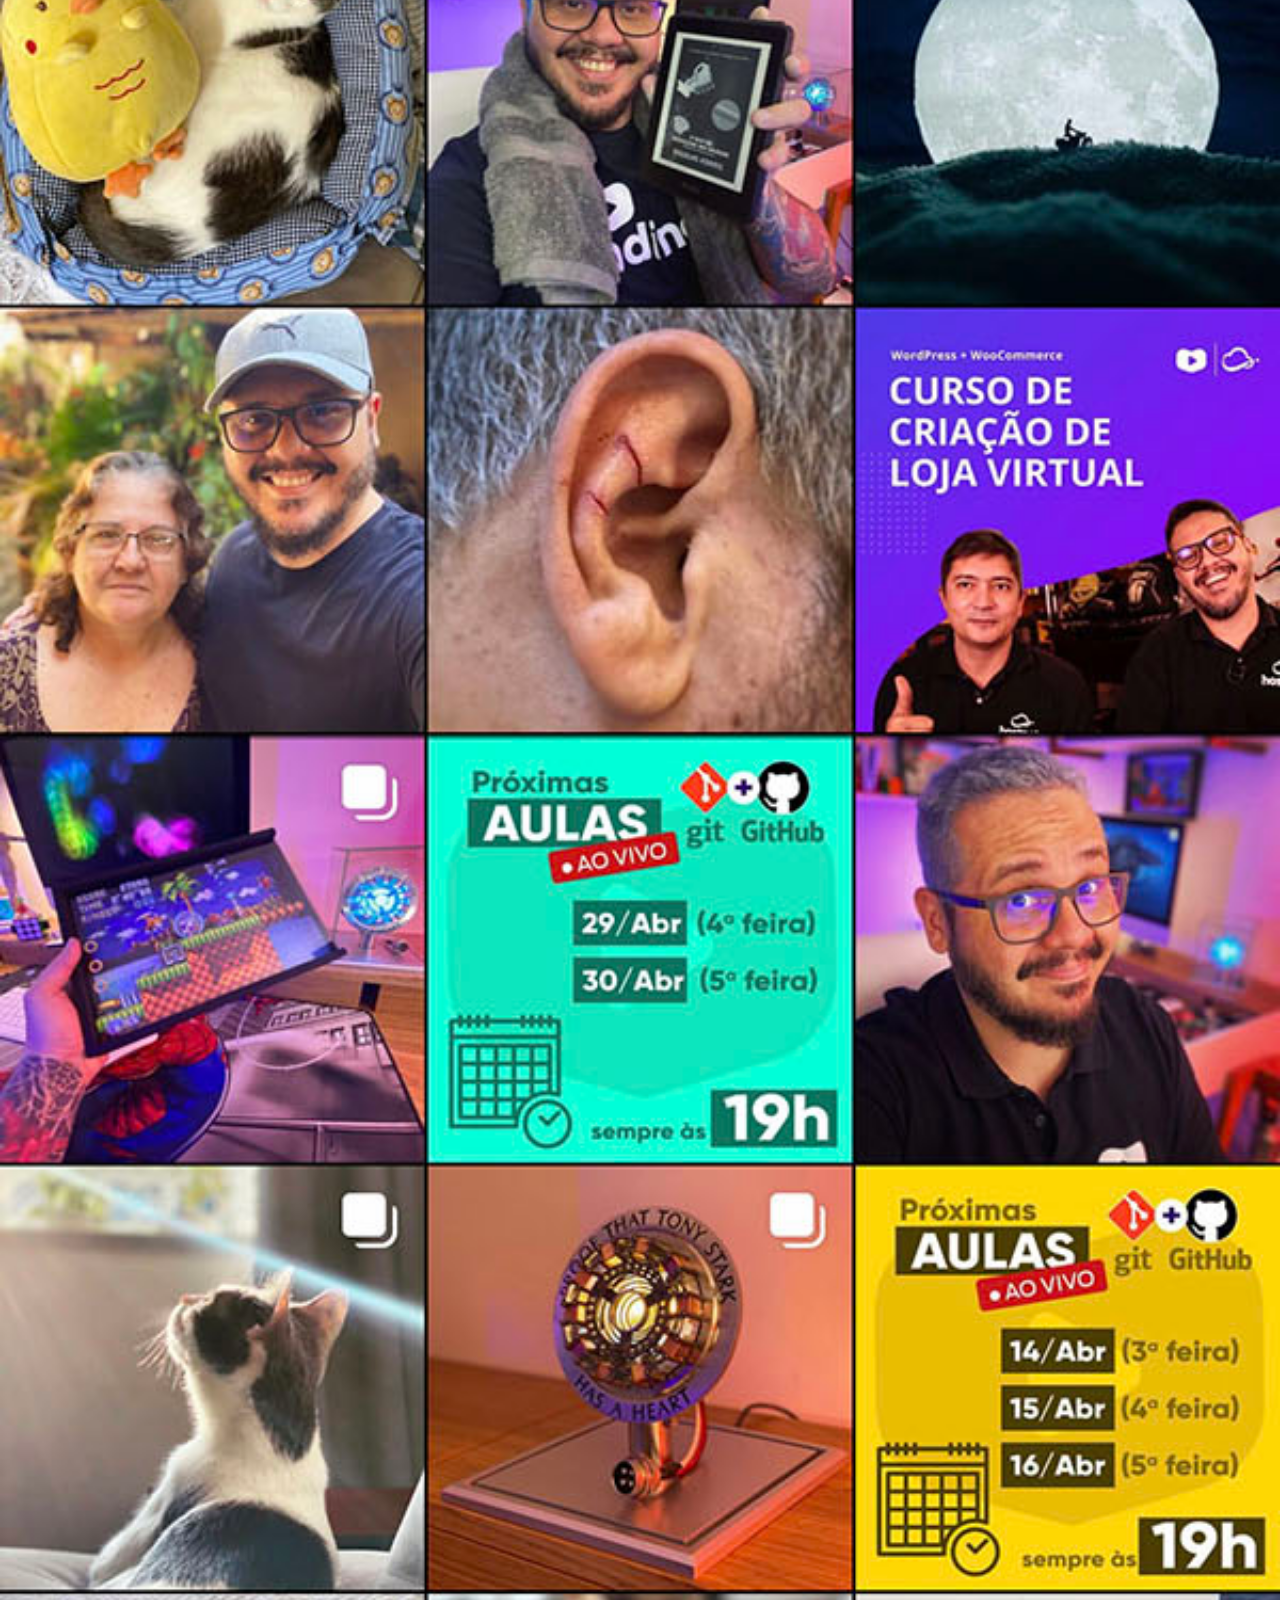
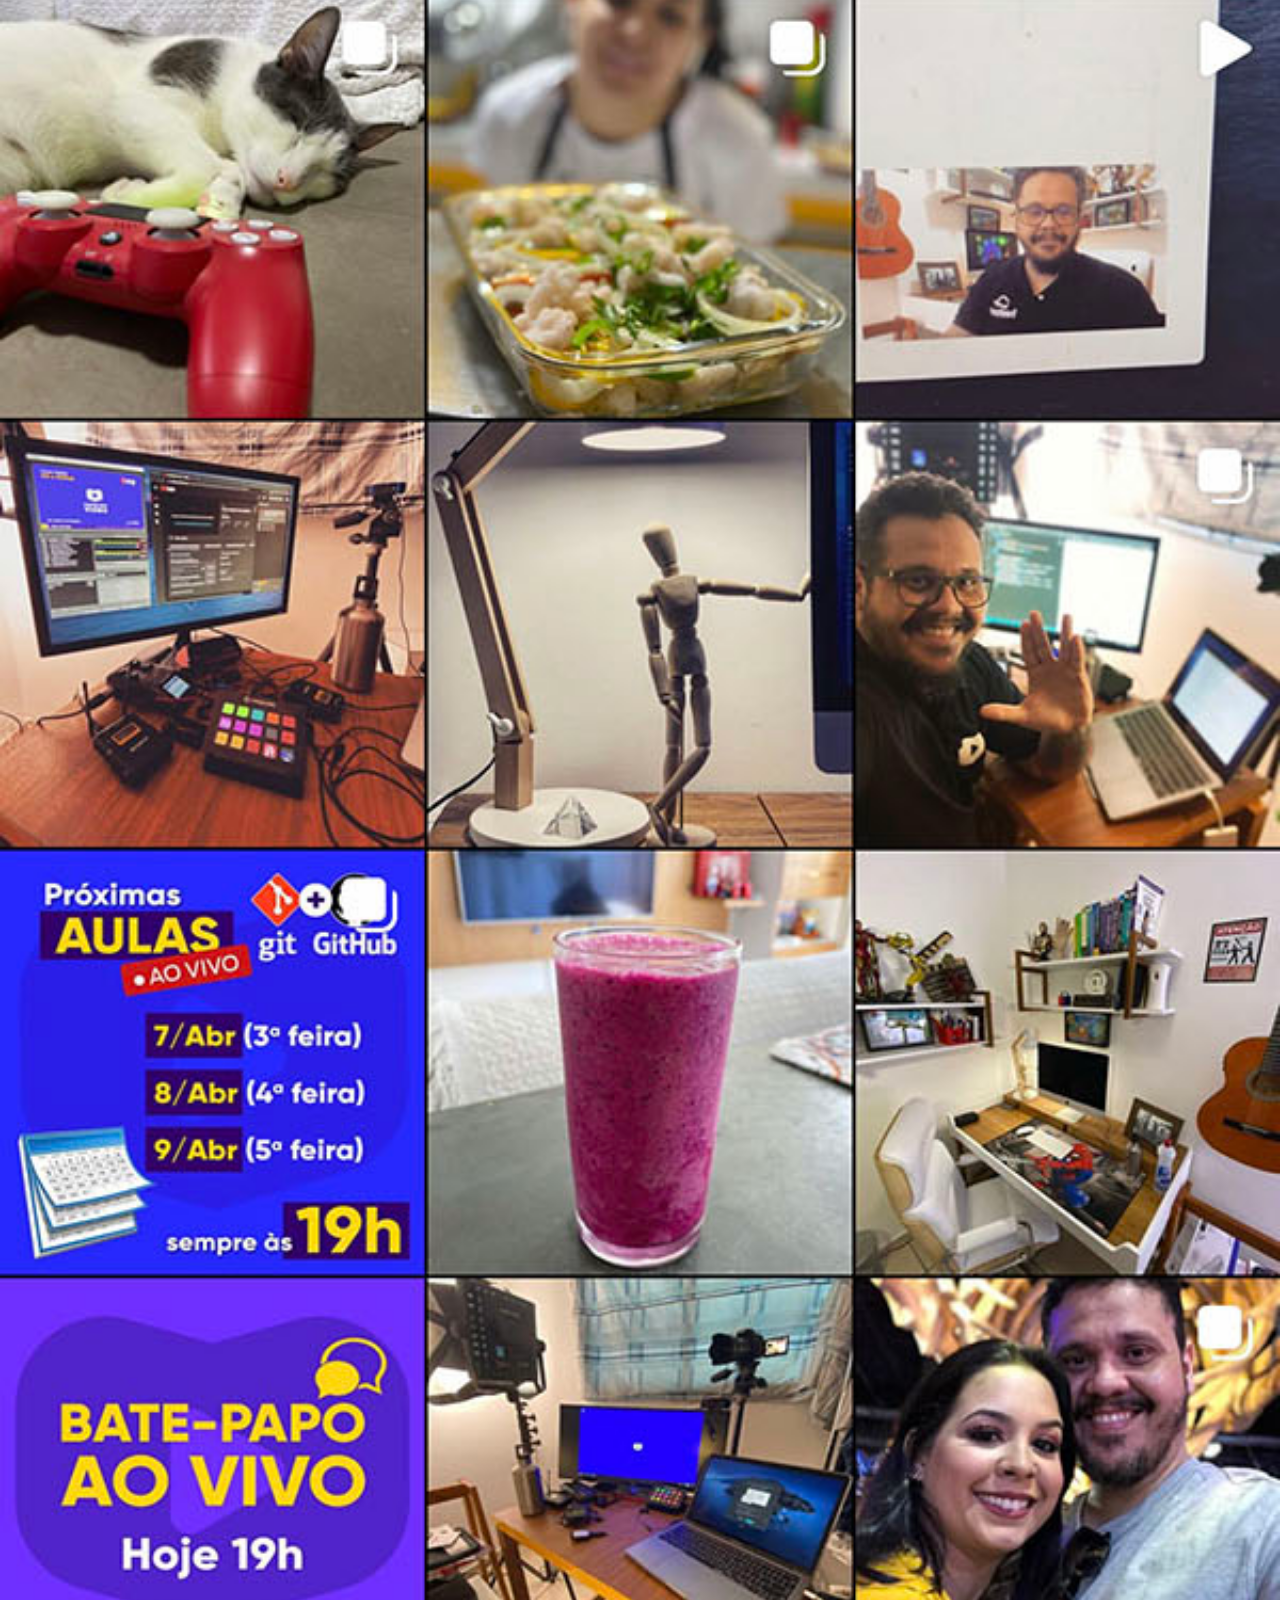
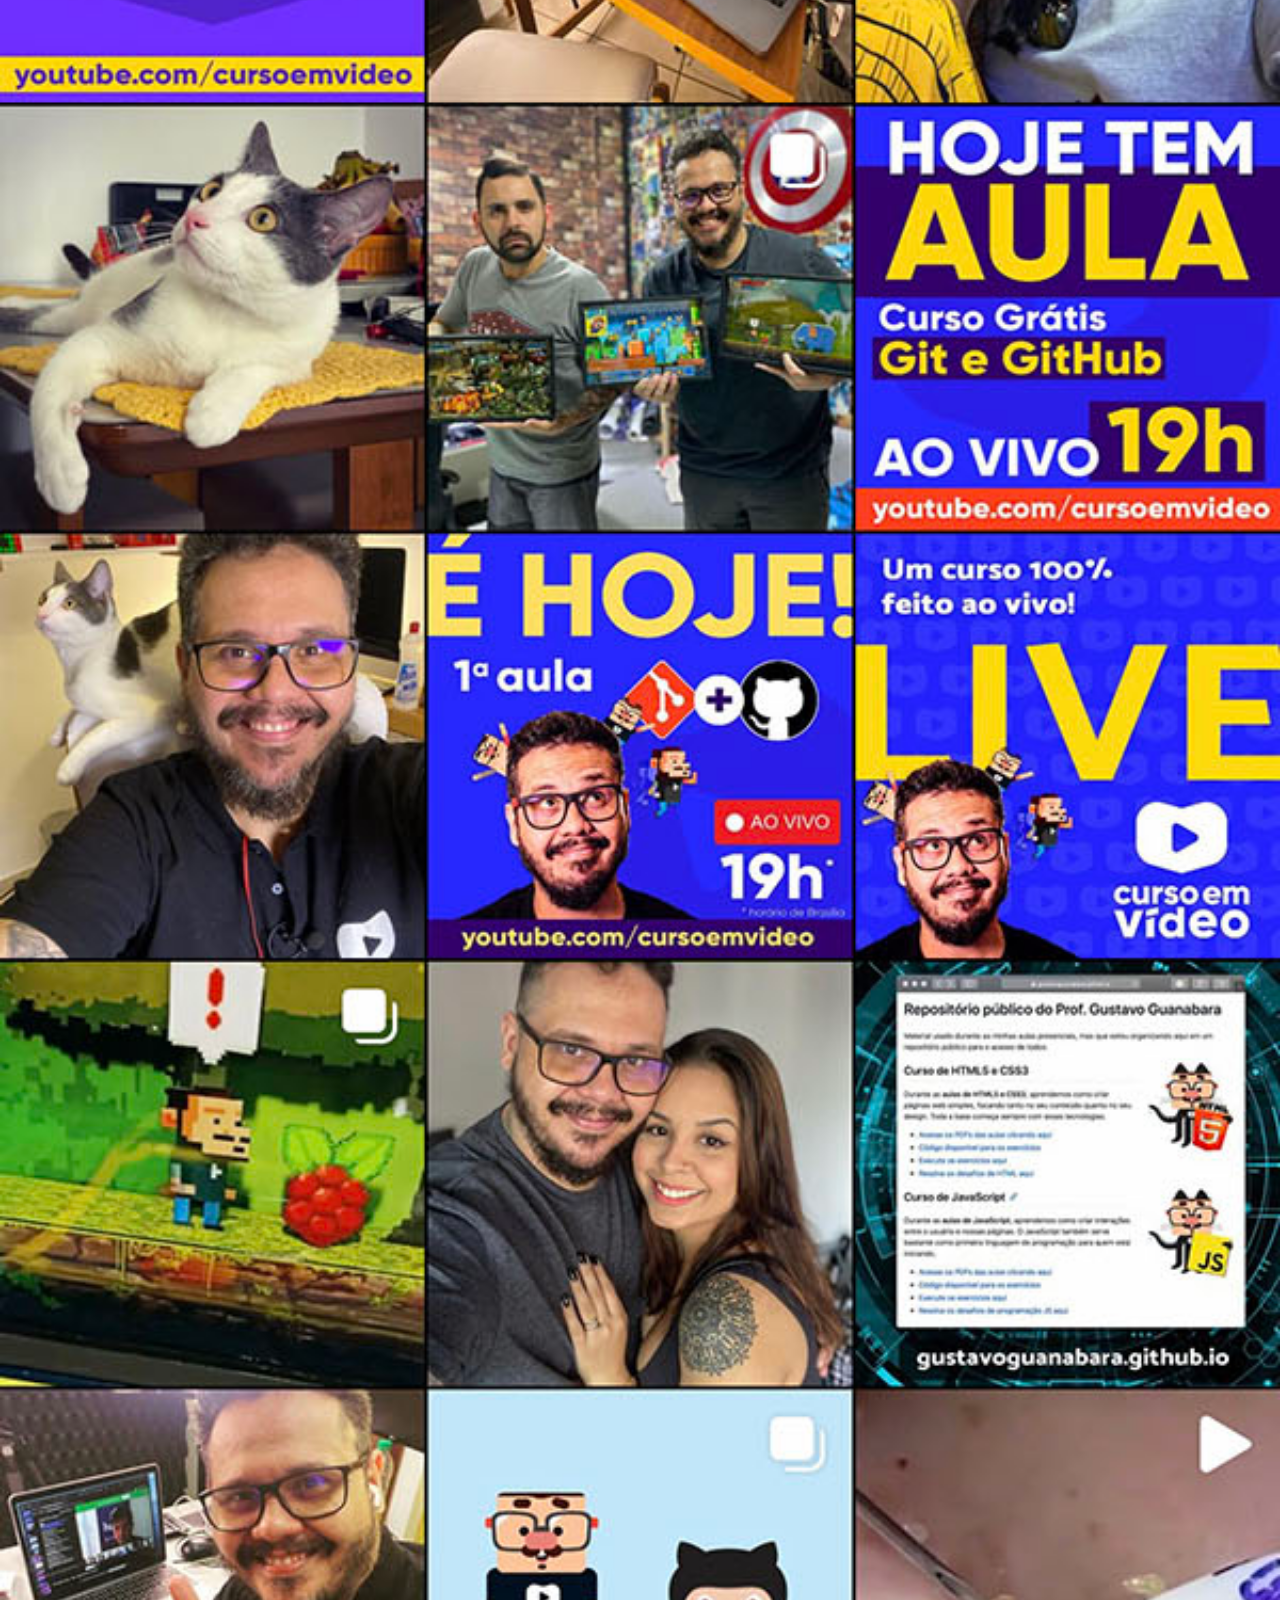
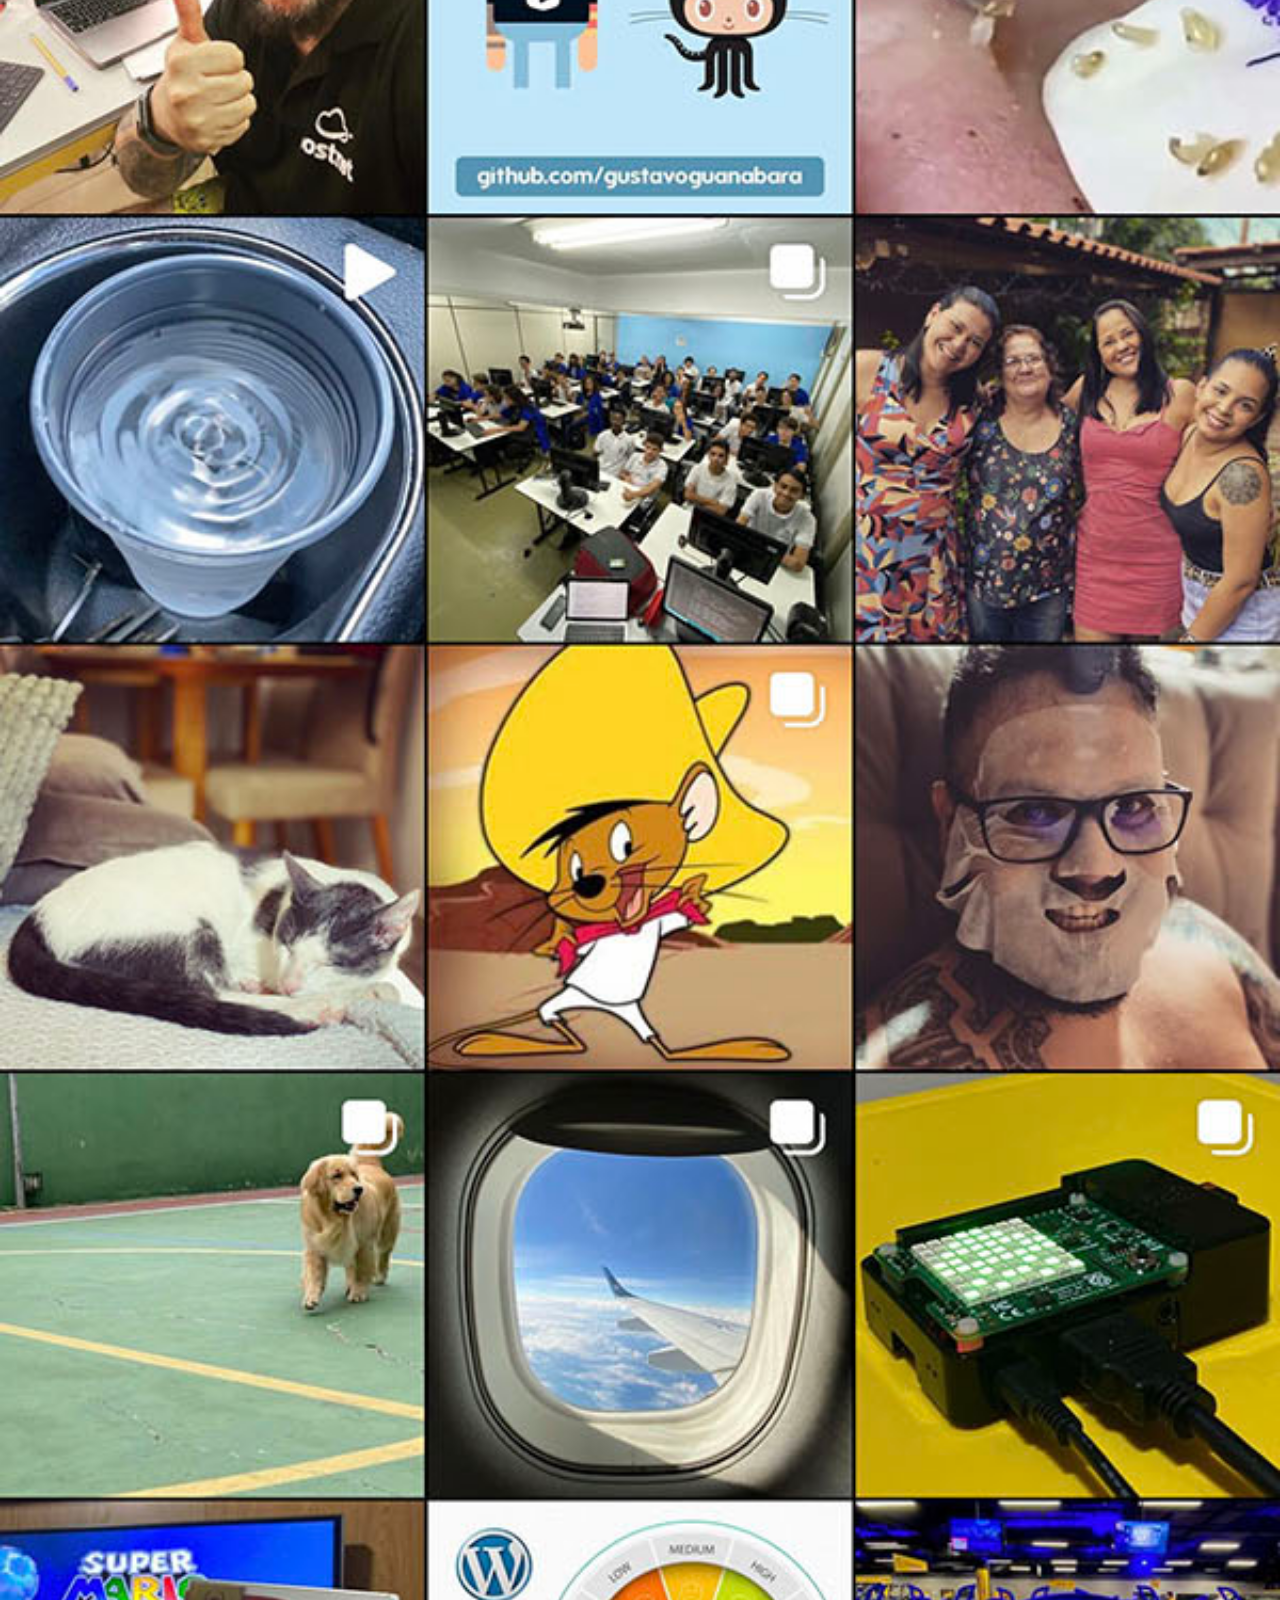
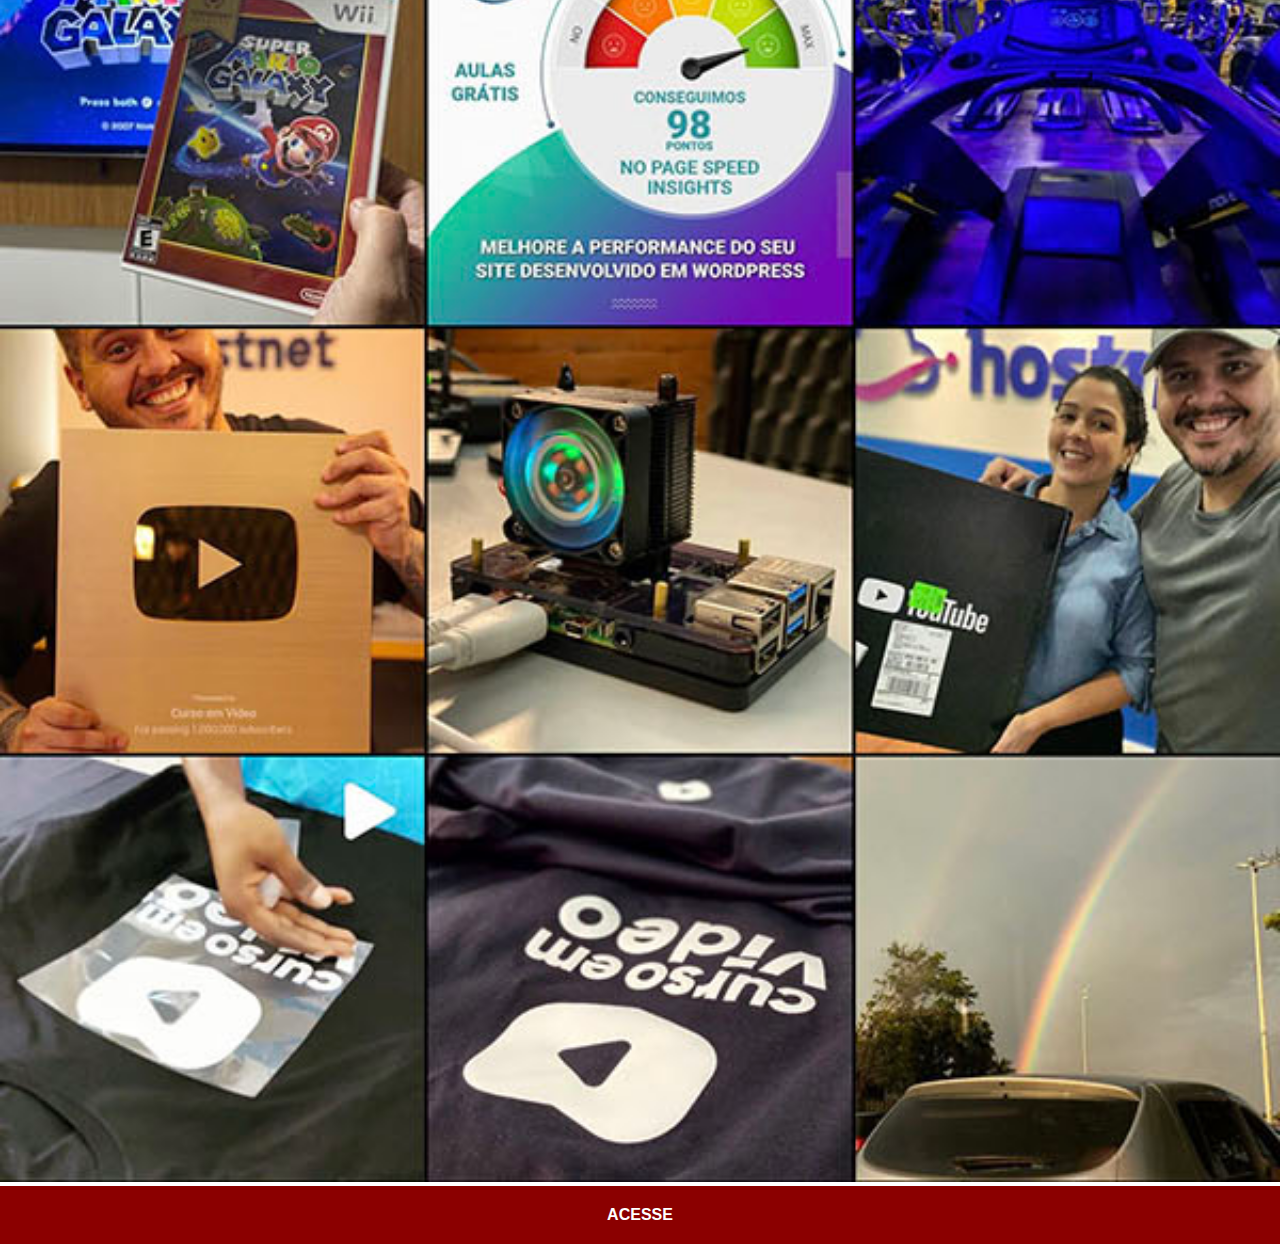
<file: instagram.html>
<!DOCTYPE html>
<html lang="pt-br">
<head>
    <meta charset="UTF-8">
    <meta http-equiv="X-UA-Compatible" content="IE=edge">
    <meta name="viewport" content="width=device-width, initial-scale=1.0">
    <link rel="stylesheet" href="estilo/social.css">
    <title>Instagram</title>
</head>
<body>
    <img src="imagens/tela-instagram.jpg" alt="">
    <a href="https://youtube.com/user/cursoemvideo/playlist" target="_blank">ACESSE</a>
</body>
</html>
</file>
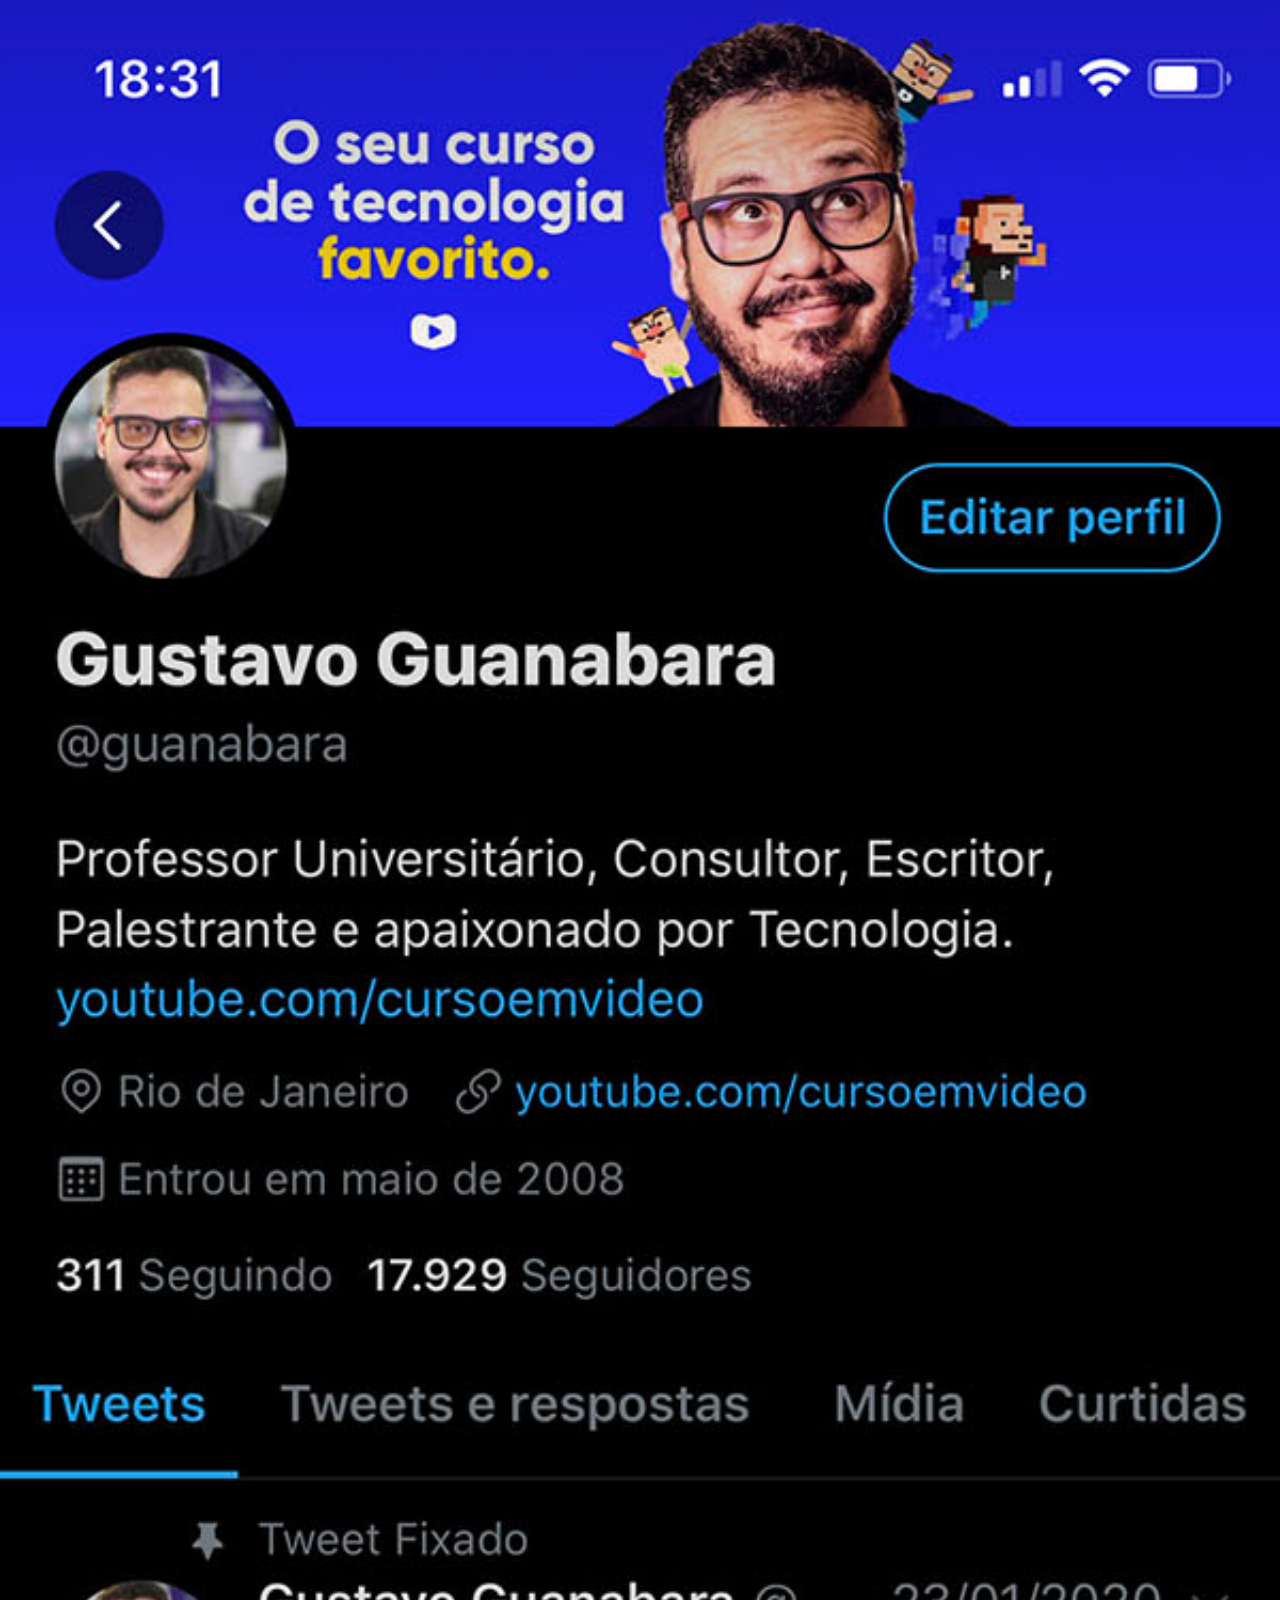
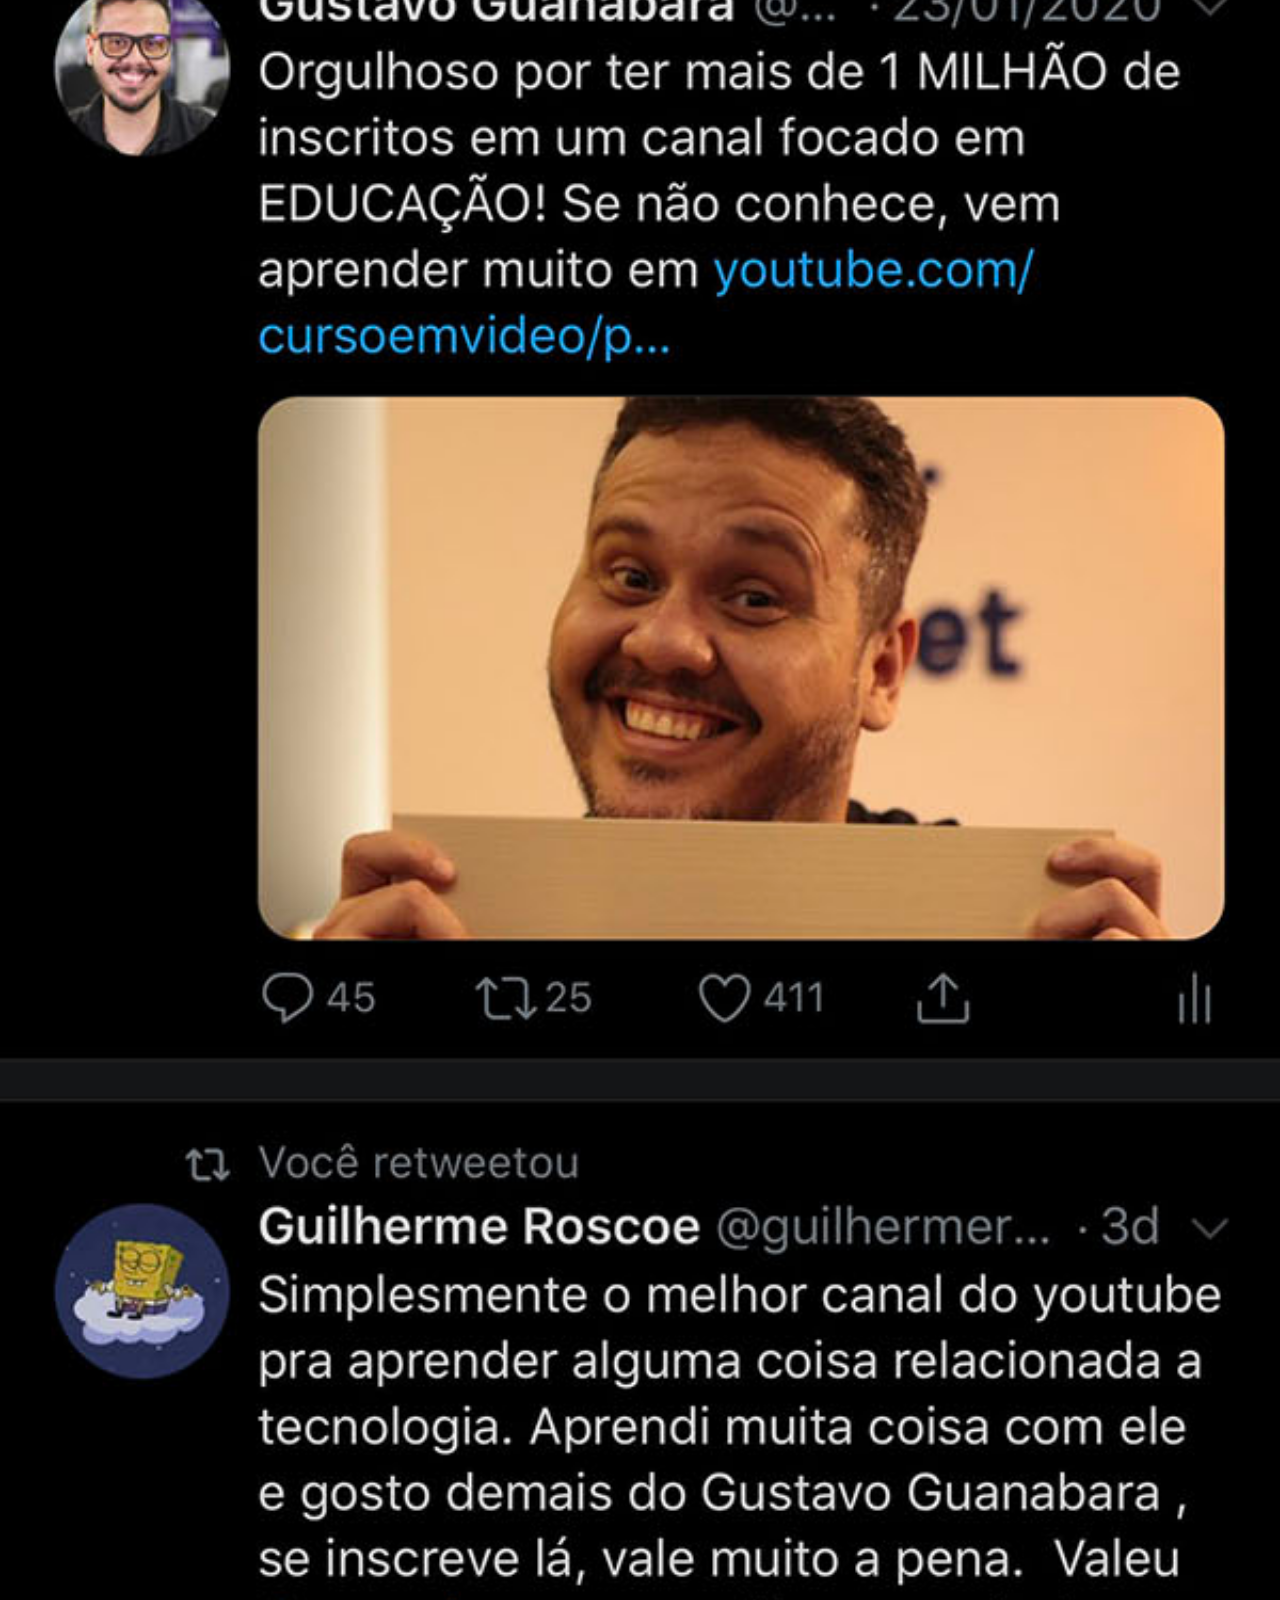
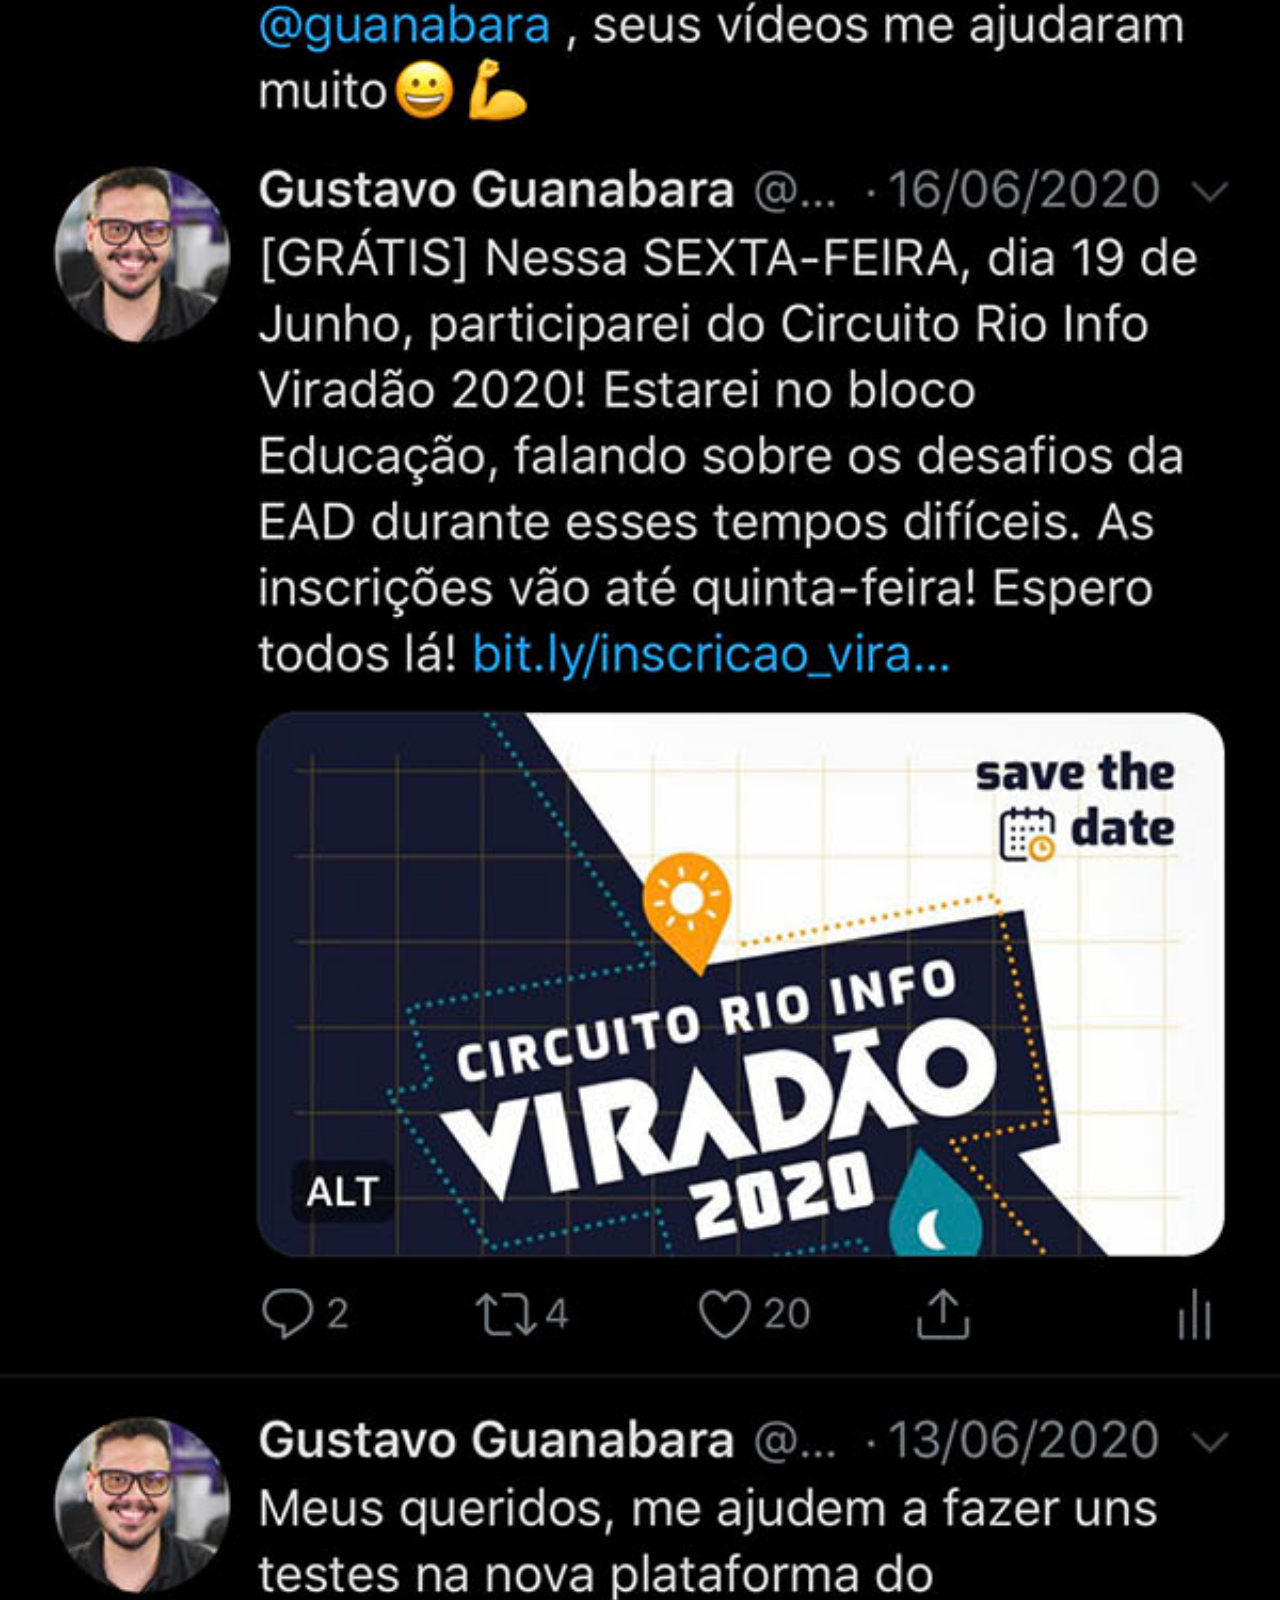
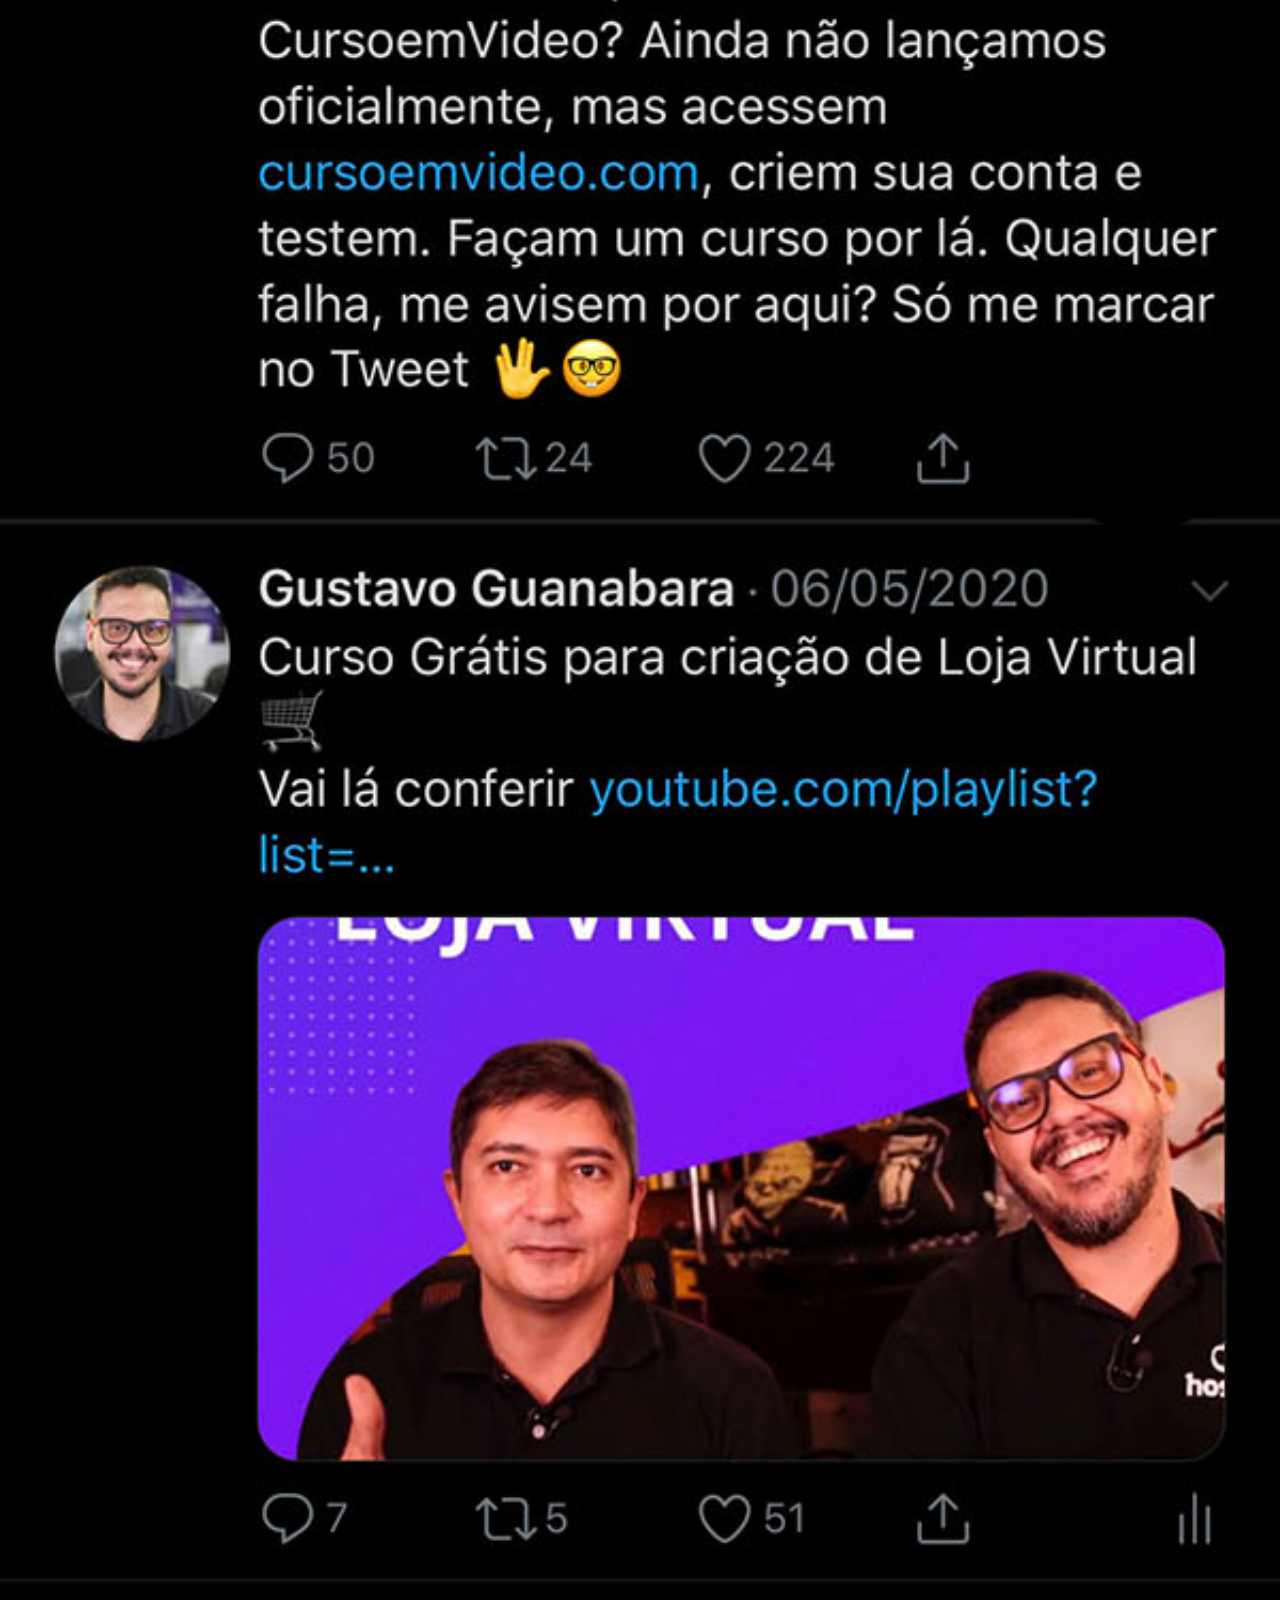
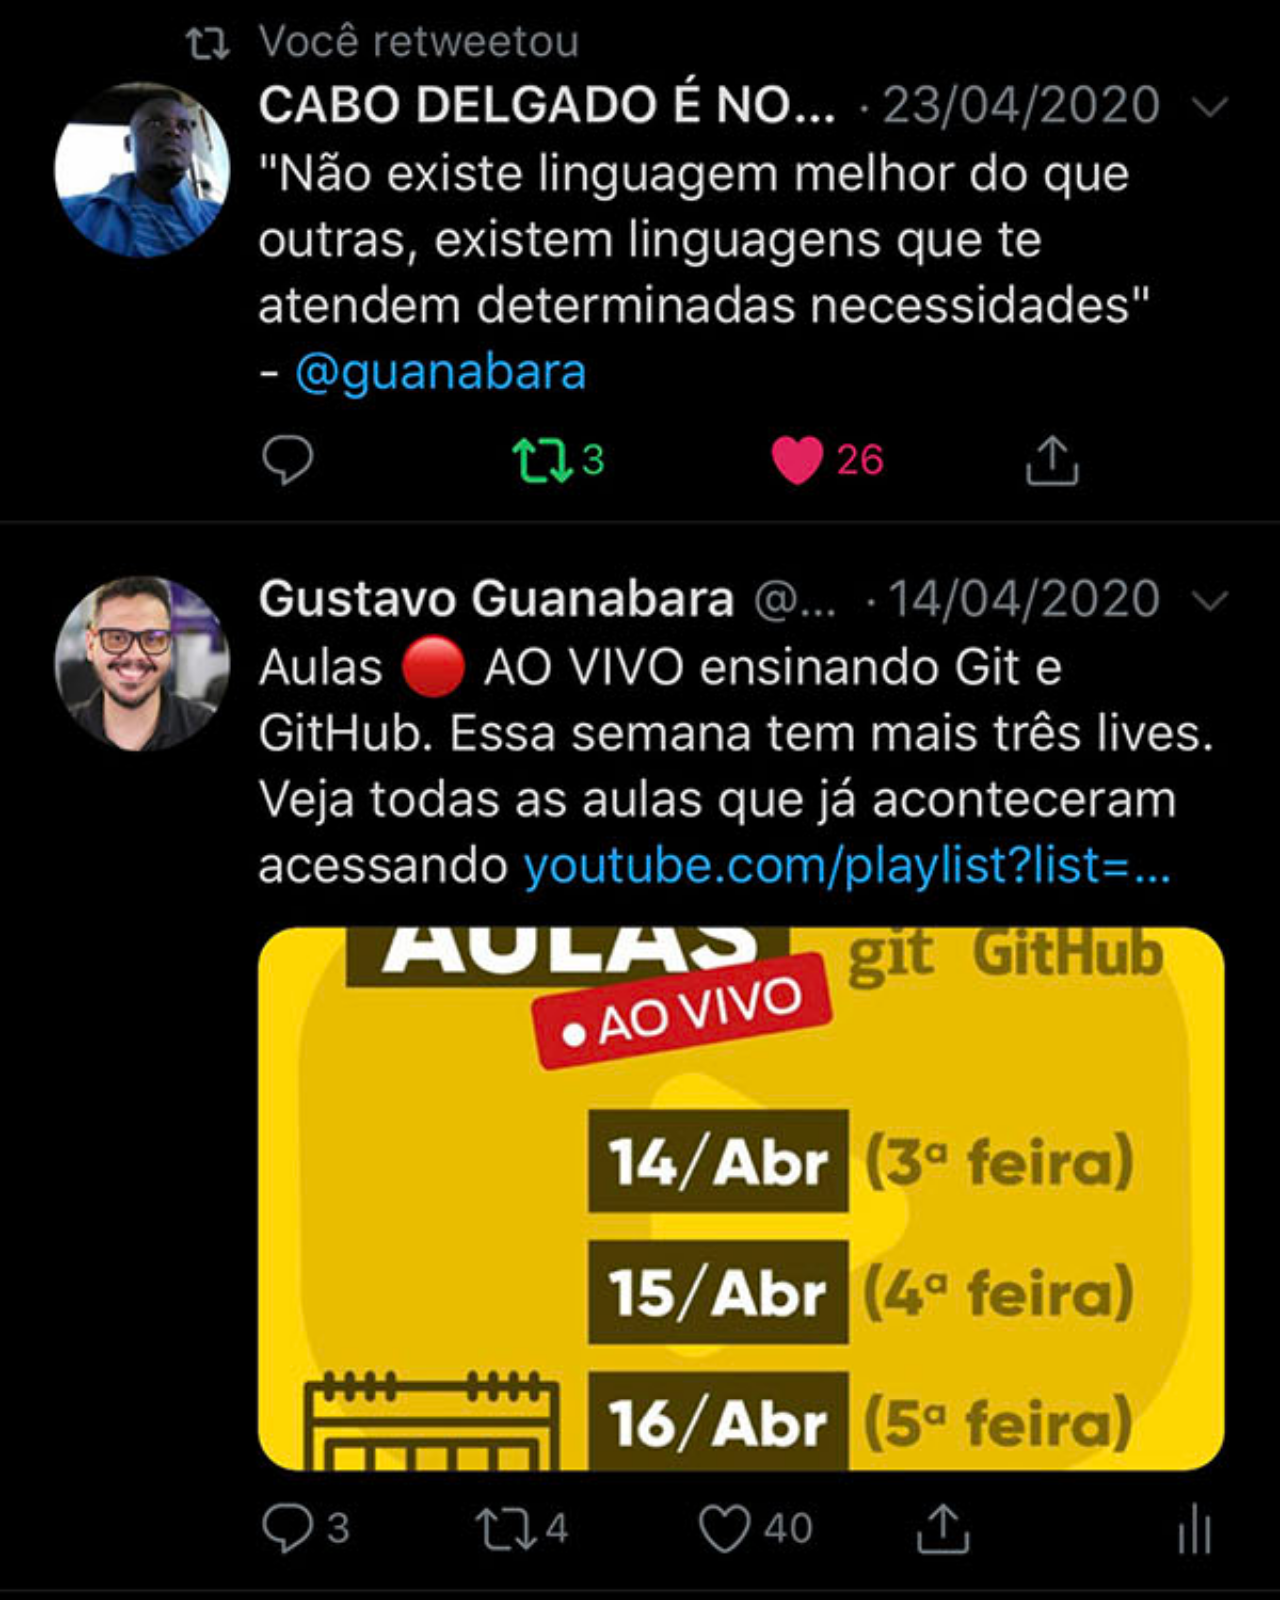
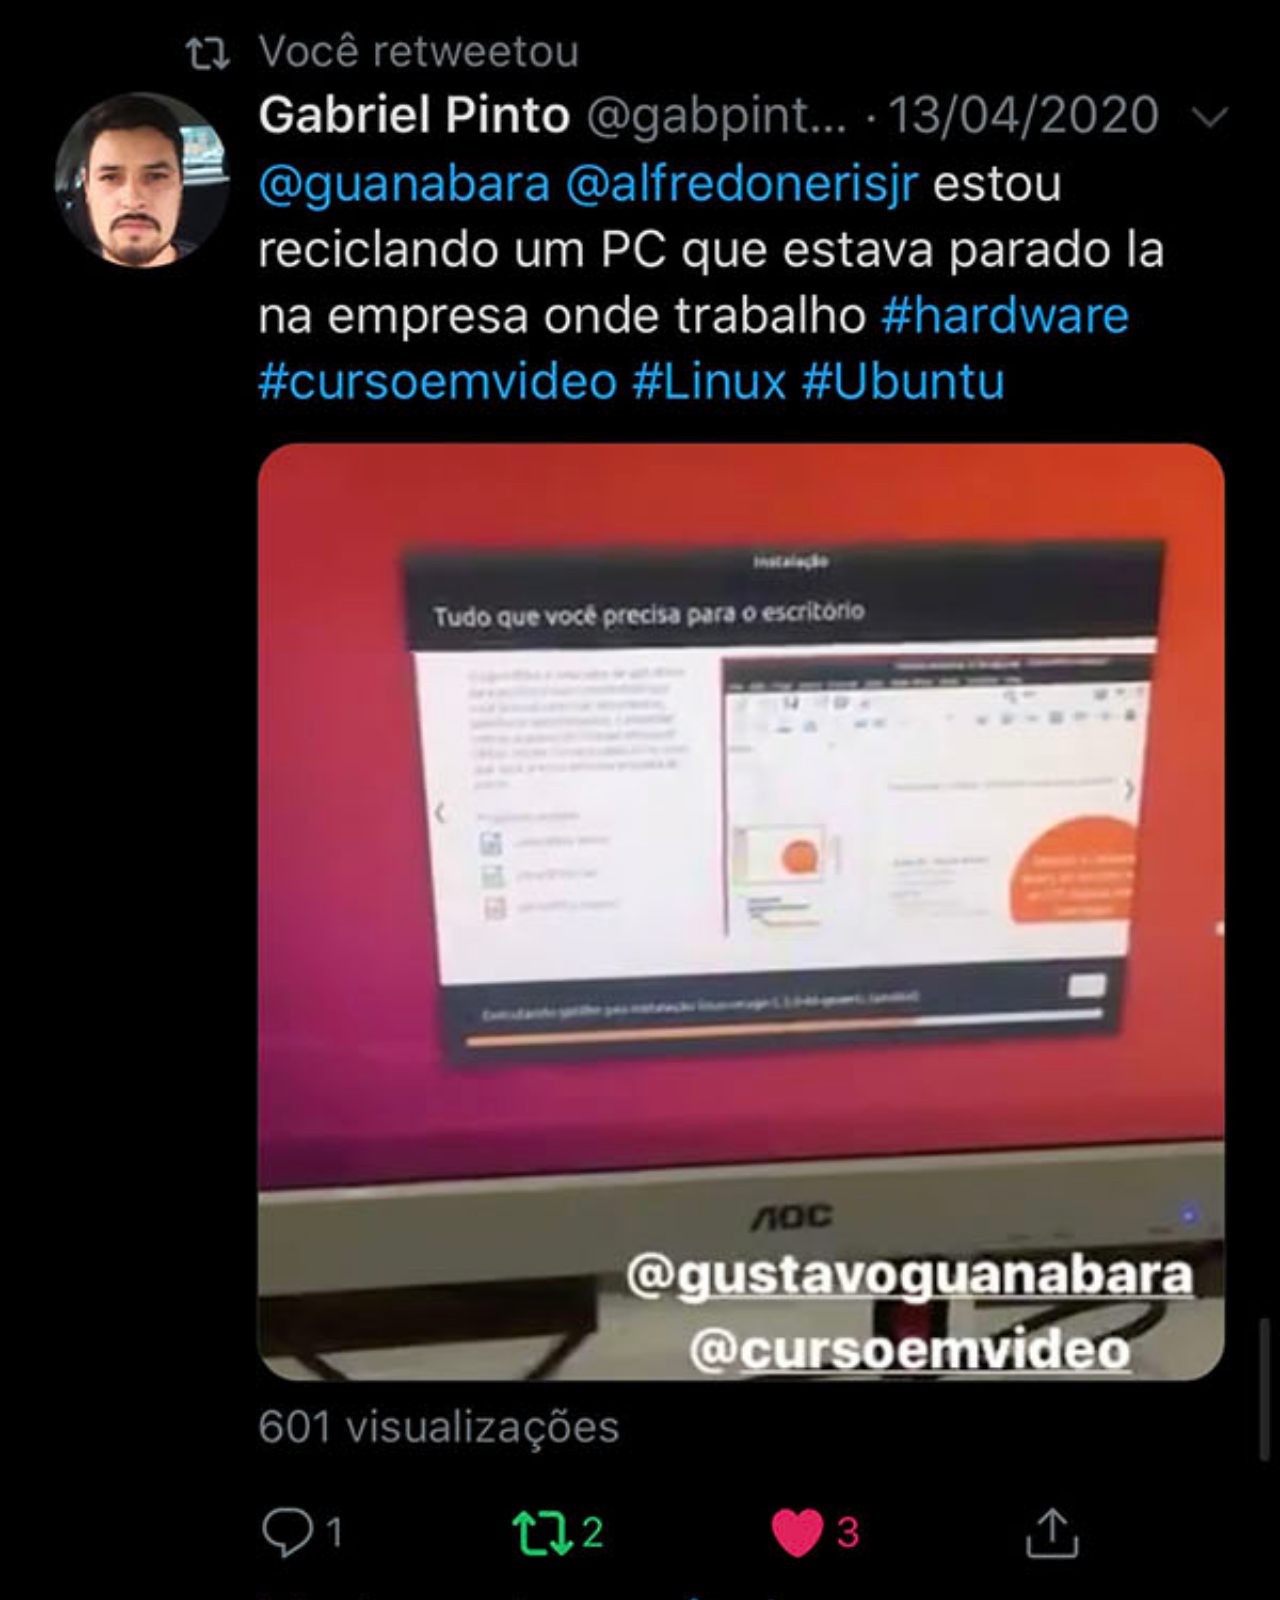
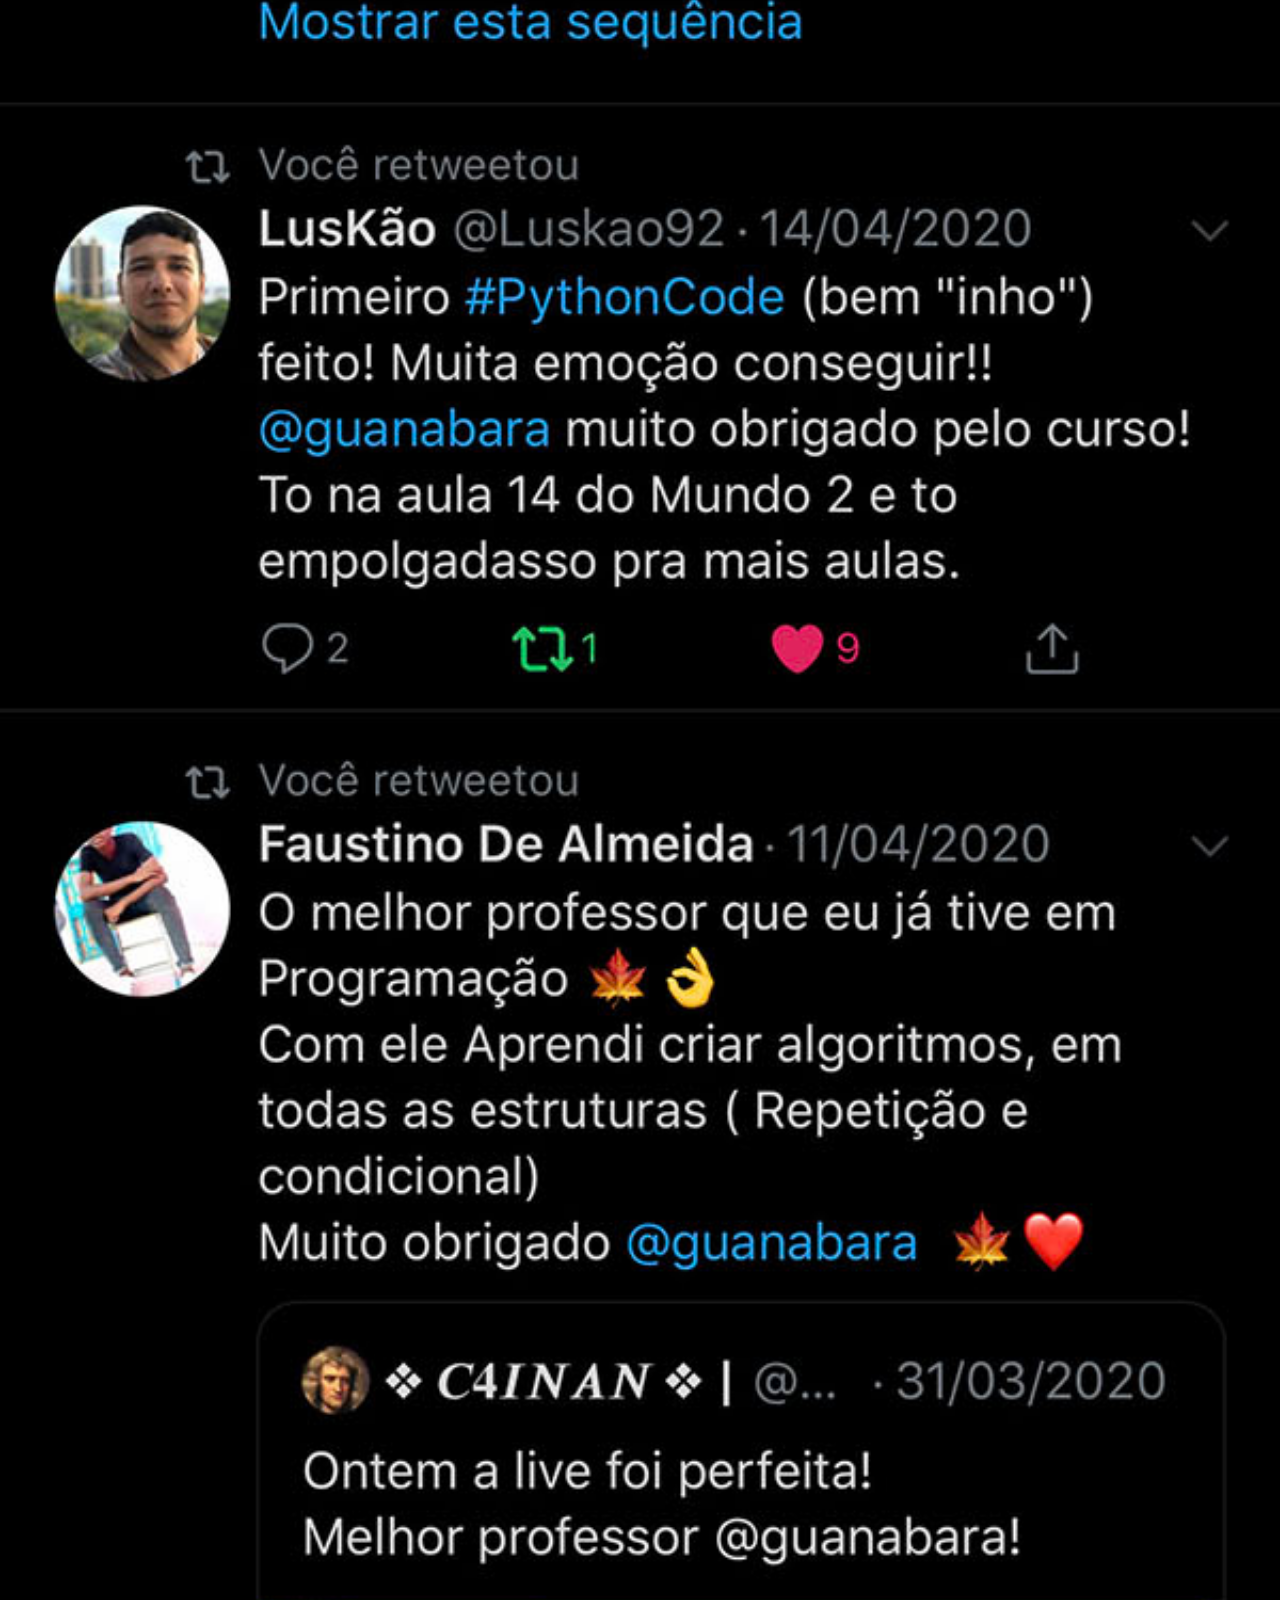
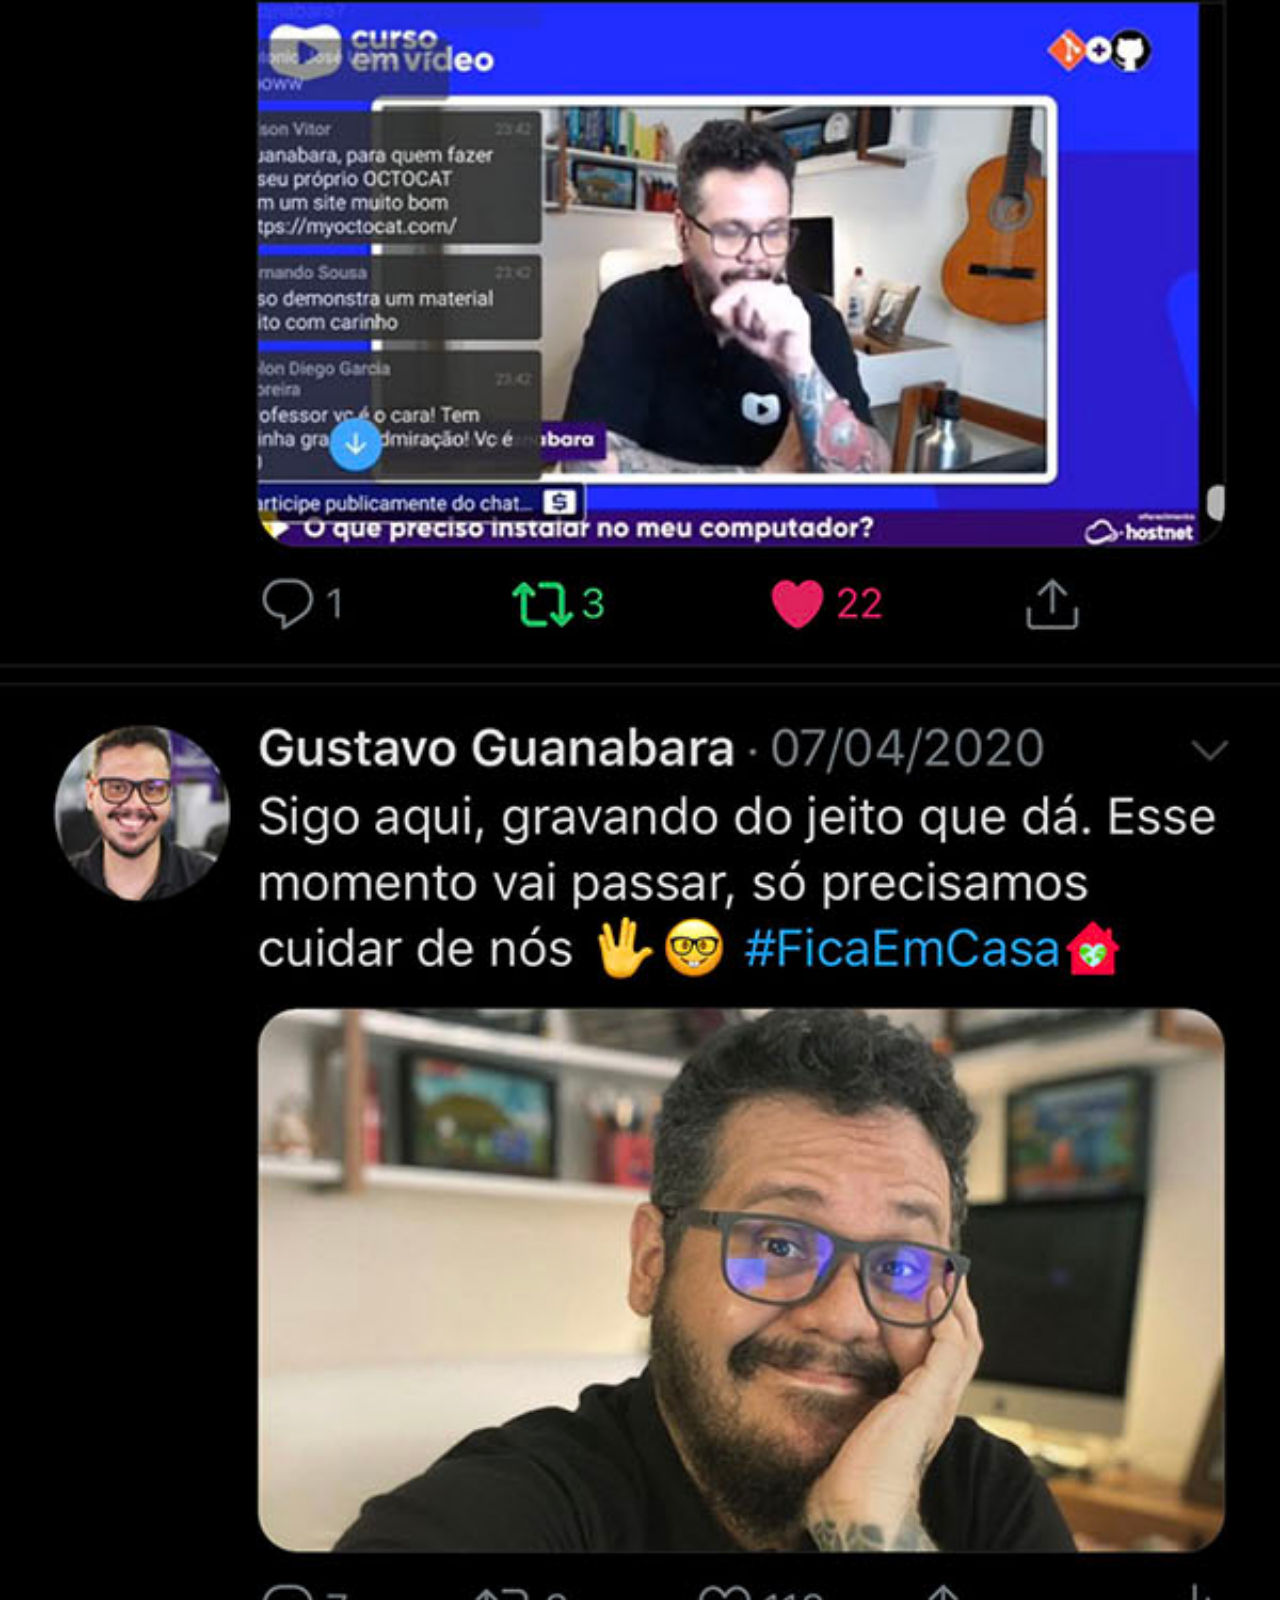
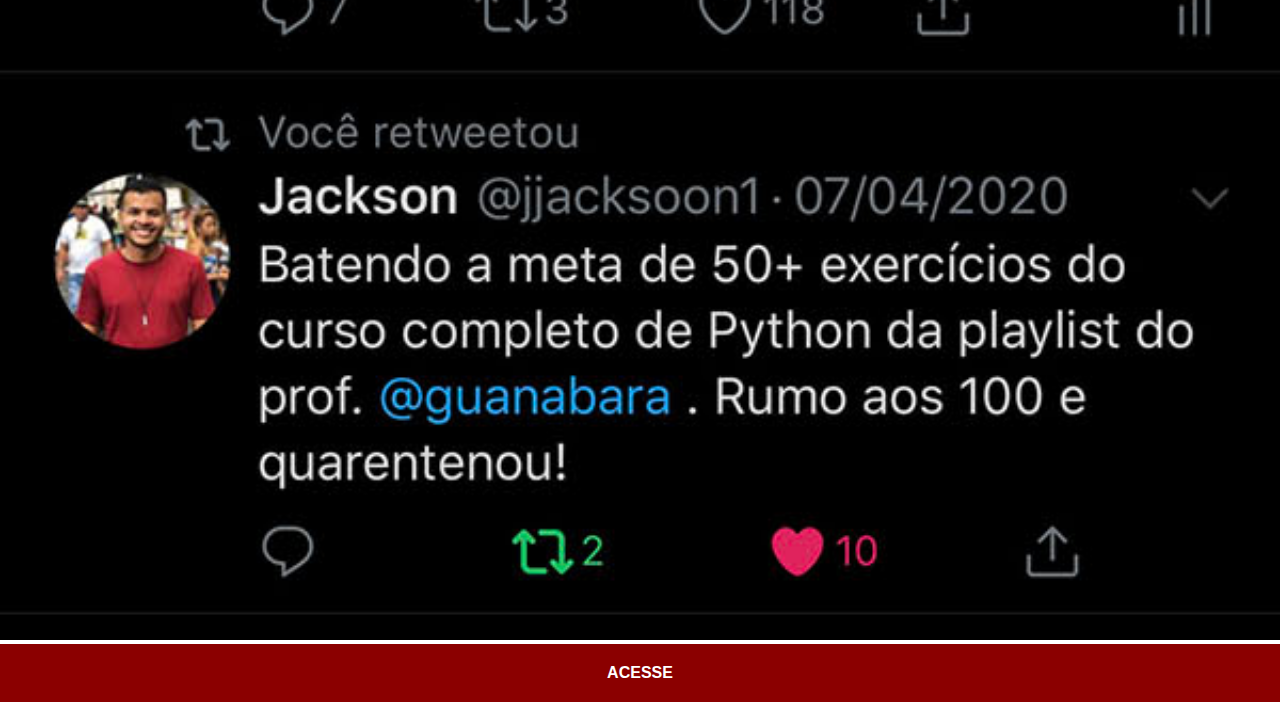
<file: twitter.html>
<!DOCTYPE html>
<html lang="pt-br">
<head>
    <meta charset="UTF-8">
    <meta http-equiv="X-UA-Compatible" content="IE=edge">
    <meta name="viewport" content="width=device-width, initial-scale=1.0">
    <link rel="stylesheet" href="estilo/social.css">
    <title>Twitter</title>
</head>
<body>
    <img src="imagens/tela-twitter.jpg" alt="">
    <a href="https://youtube.com/user/cursoemvideo/playlist" target="_blank">ACESSE</a>
</body>
</html>
</file>
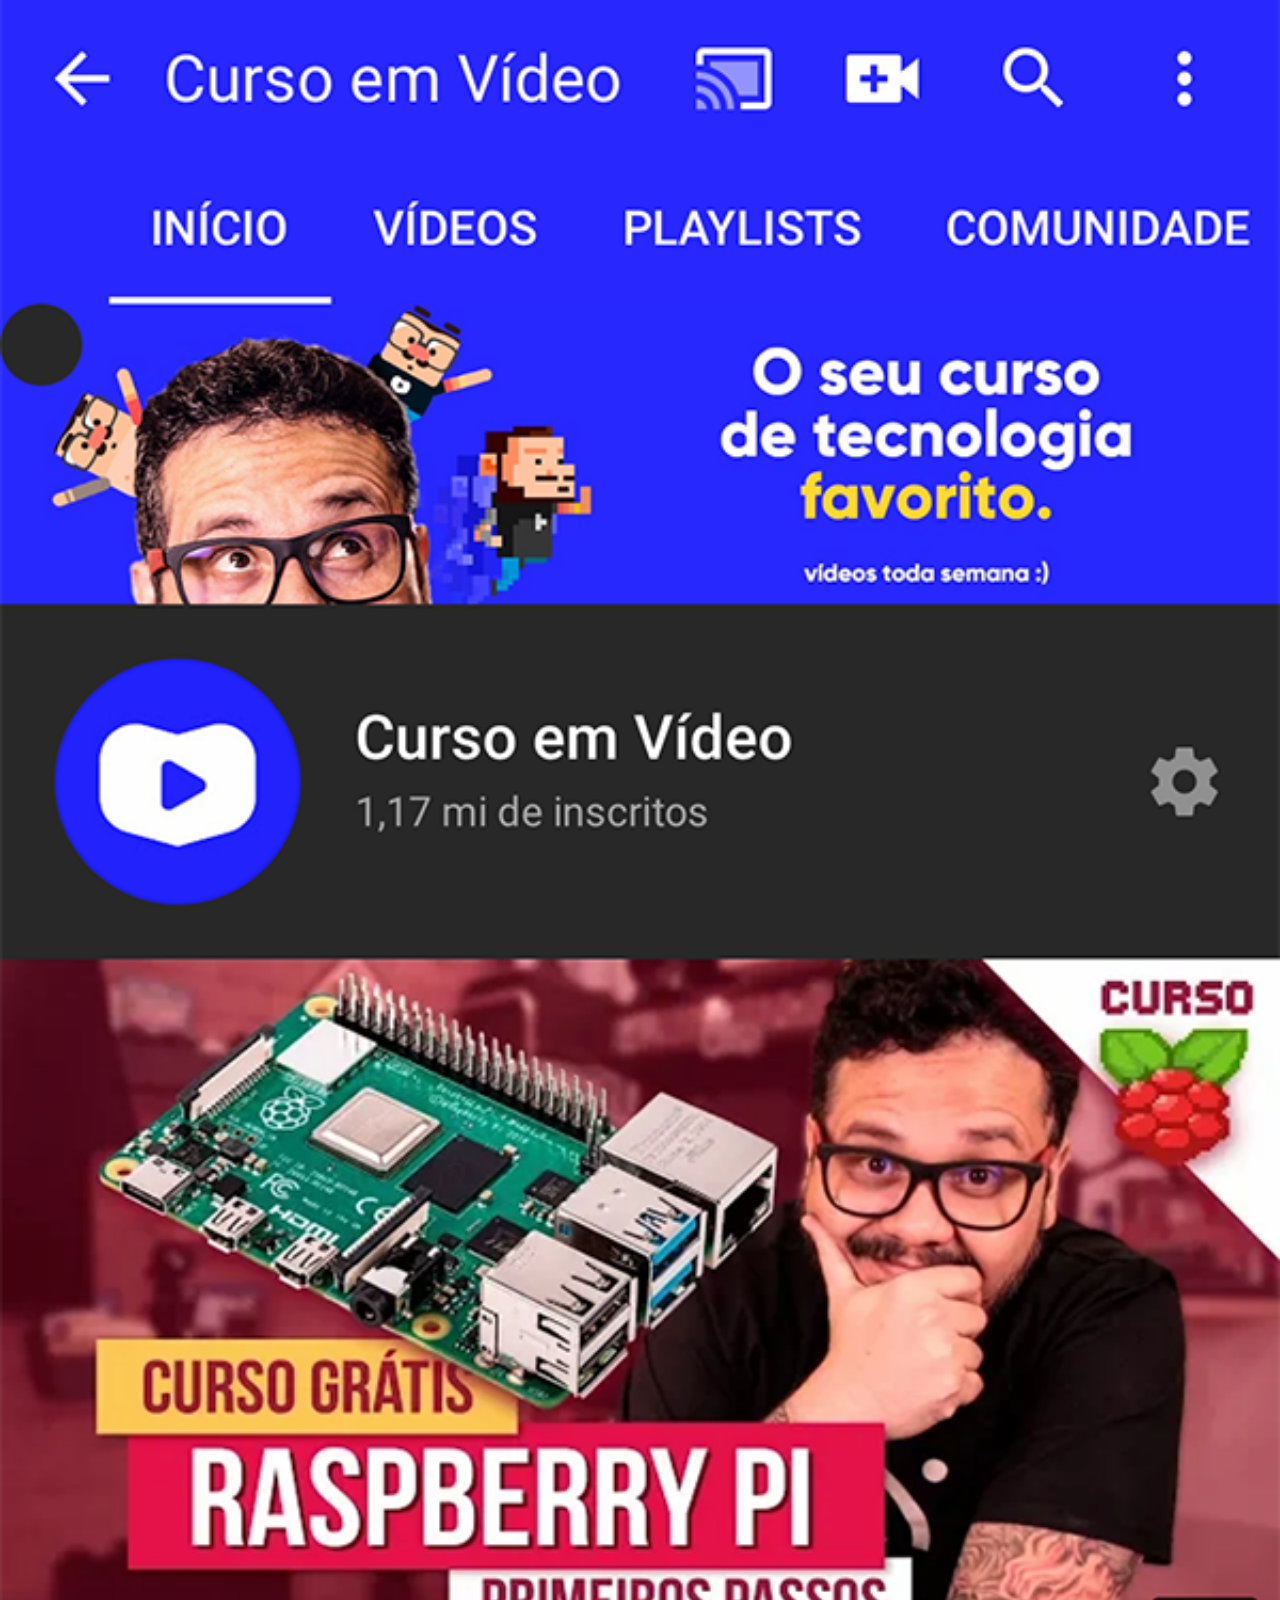
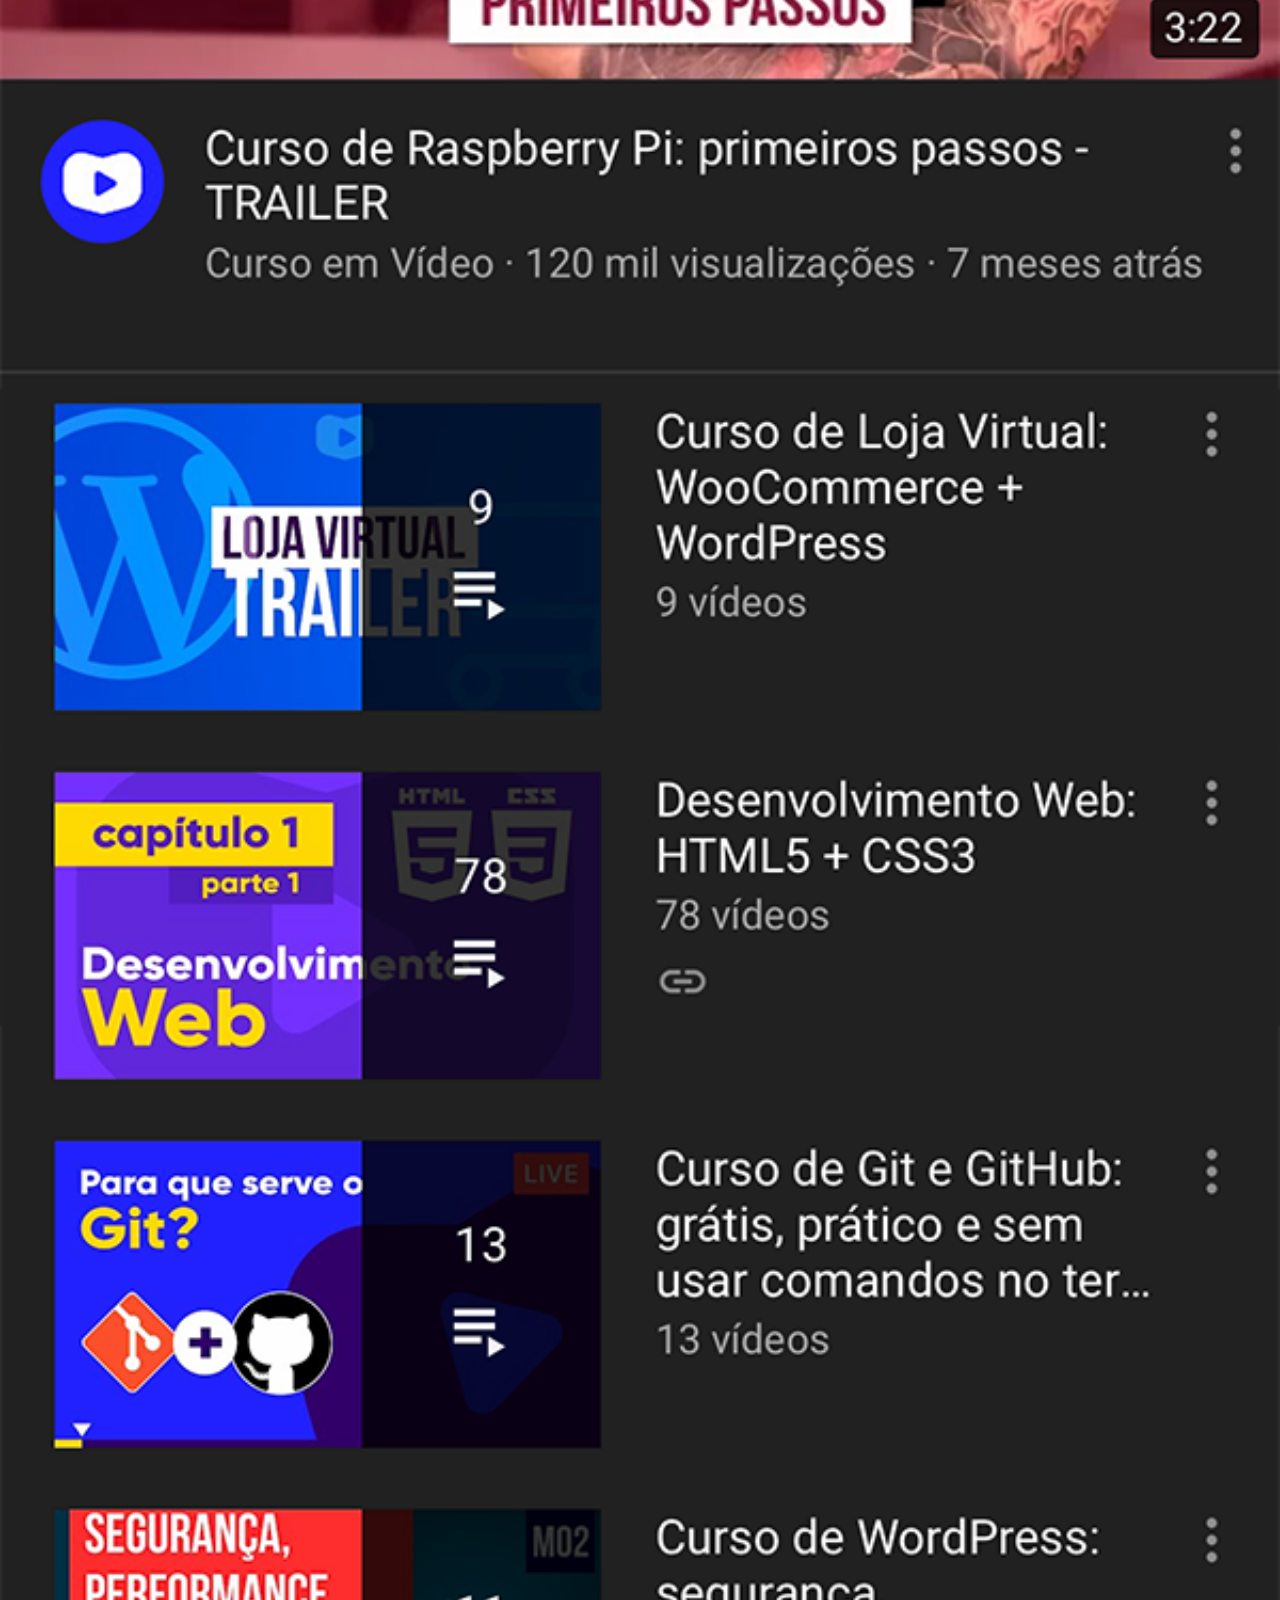
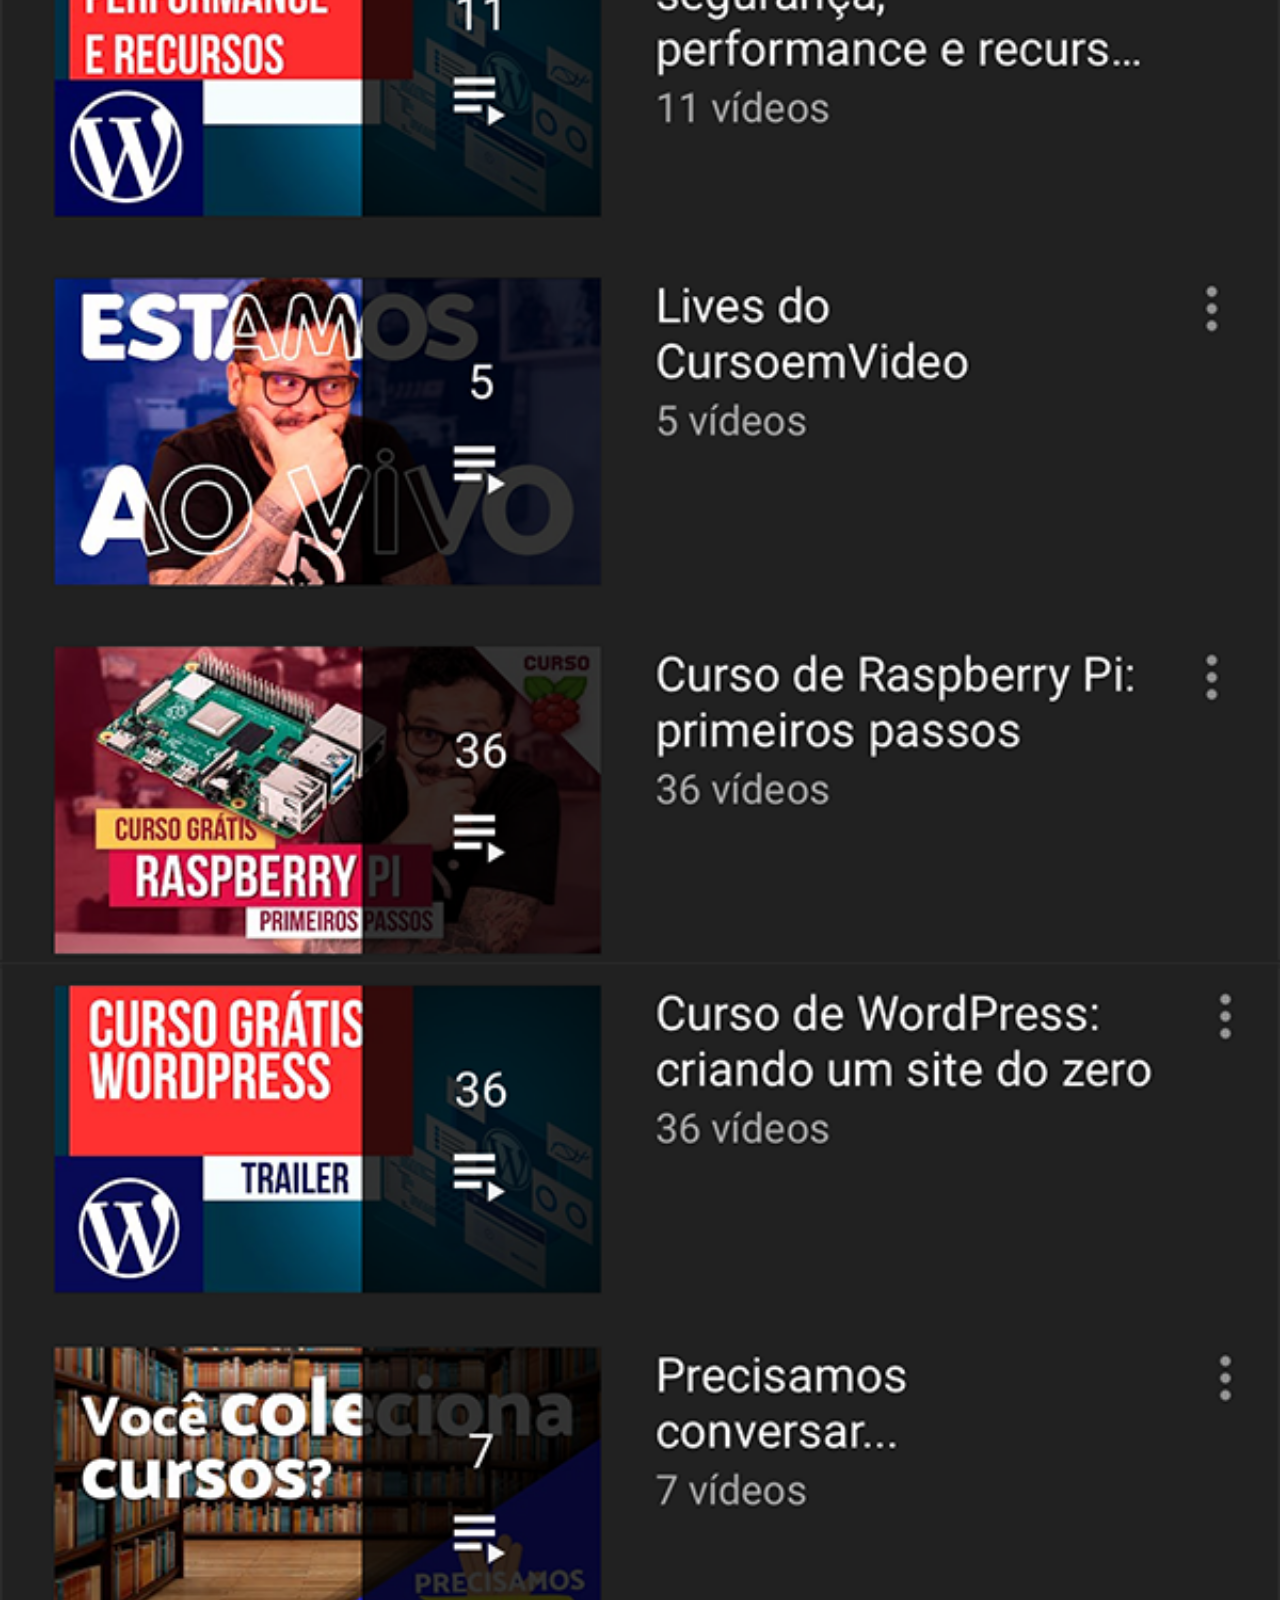
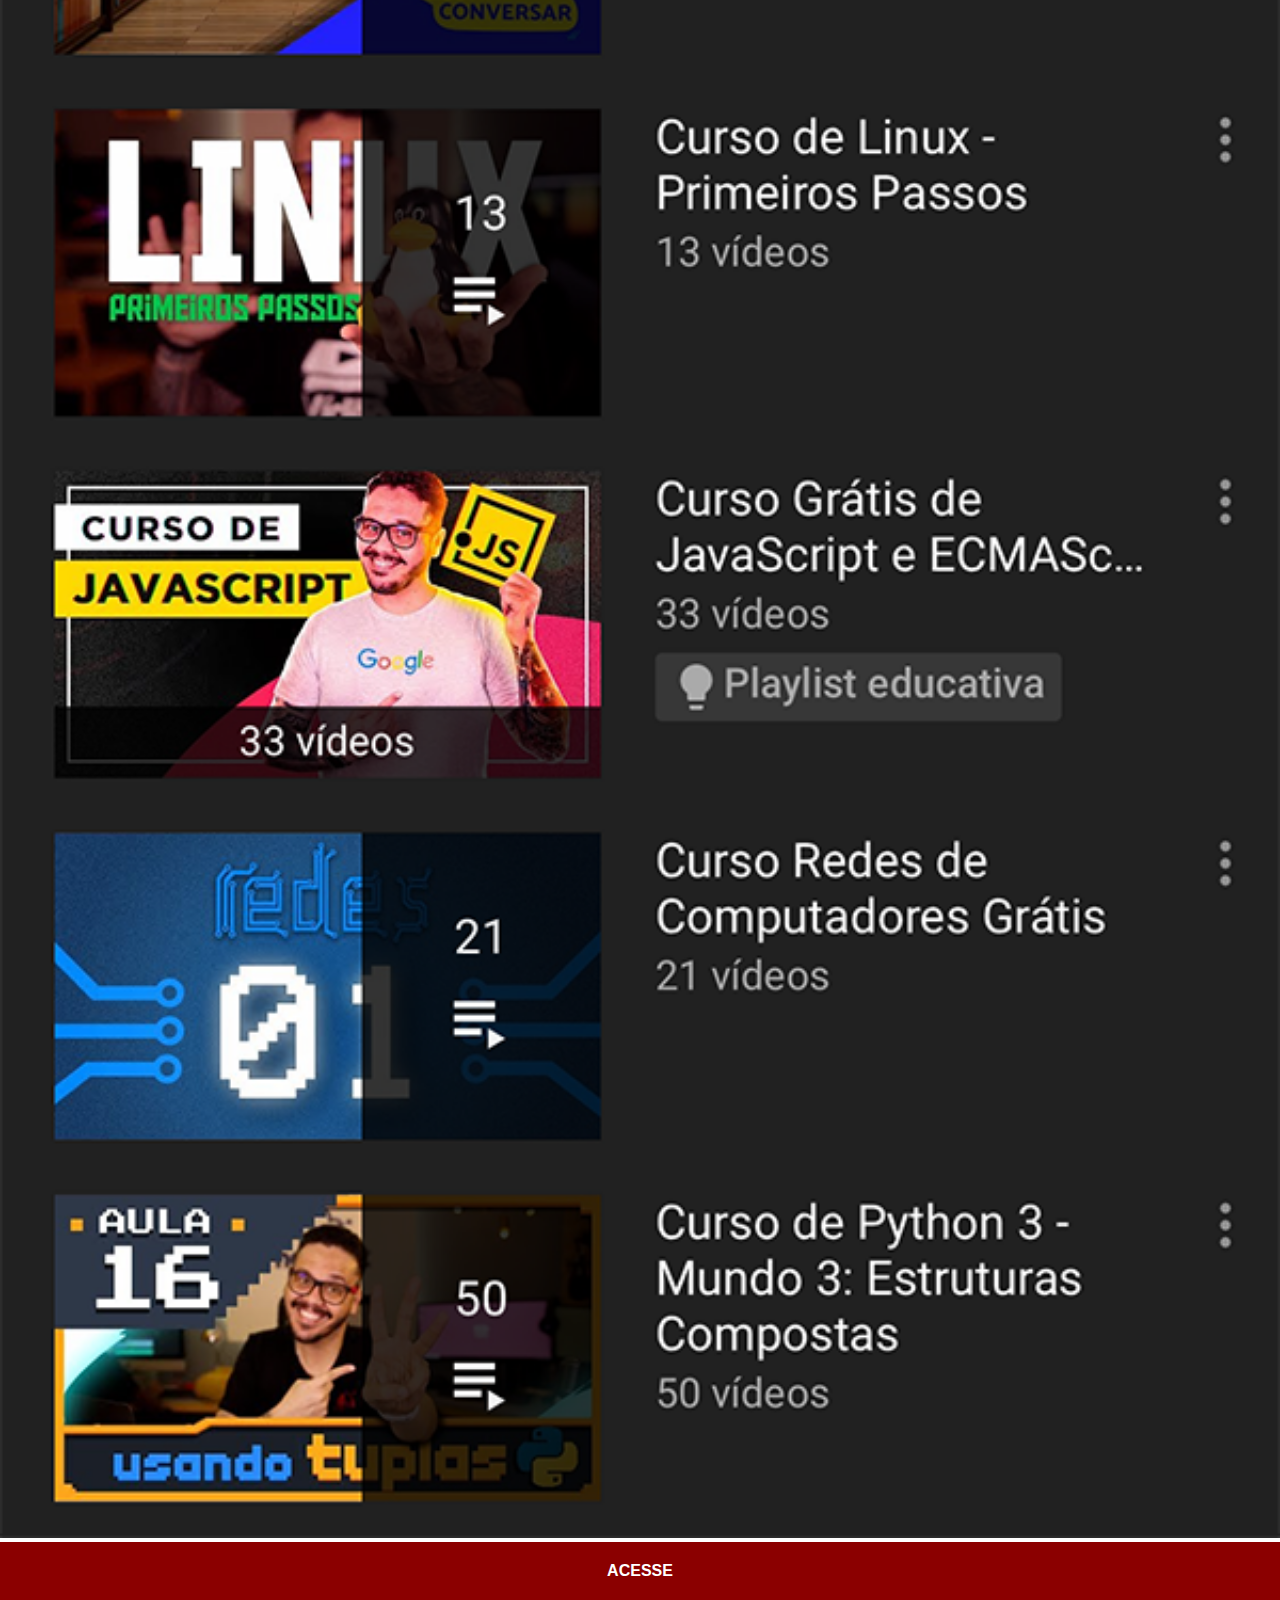
<file: youtube.html>
<!DOCTYPE html>
<html lang="pt-br">
<head>
    <meta charset="UTF-8">
    <meta http-equiv="X-UA-Compatible" content="IE=edge">
    <meta name="viewport" content="width=device-width, initial-scale=1.0">
    <link rel="stylesheet" href="estilo/social.css">
    <title>Youtube</title>
</head>
<body>
    <img src="imagens/tela-youtube.png" alt="">
    <a href="https://youtube.com/user/cursoemvideo/playlist" target="_blank">ACESSE</a>
</body>
</html>
</file>
<file: estilo/style.css>
@charset "UTF-8";

* {
    margin: 0px;
    padding: 0px;
    font-family: Arial, Helvetica, sans-serif;
}

html, body {
    height: 100vh;
    width: 100vw;
    background-color: black;
}

body {
    background: url(../imagens/fundo-madeira.jpg) no-repeat top center;
    background-size: cover;
    background-attachment: fixed;
}

main {
    height: 98vh;
    position: relative;
}



section#telefone {
    position: absolute;
    top: 50%;
    left: 50%;
    transform: translate(-50%, -50%);
    height: 627px;
    width: 311px;
    background: url(../imagens/frame-iphone.png) no-repeat;
    
}

iframe#tela {
    position: relative;
    top: 80px;
    left: 22px;
    width: 267px;
    height: 471px;
}

section#redes-sociais {
    text-align: right;
}

section#redes-sociais img {
    width: 50px;
    margin: 10px;
    border-radius: 50%;
    box-shadow: 2px 2px 5px rgba(0, 0, 0);
    box-sizing: border-box;
}

section#redes-sociais img:hover {
    border: 2px solid rgba(255, 255, 255, 0.600);
    transform: translate(-3px, -3px);
    box-shadow: 5px 5px 10px rgba(0, 0, 0);
    transition: transform .4s, border .8s;
}
</file>
<file: estilo/social.css>
@charset "UTF-8";

* {
    margin: 0px;
    padding: 0px;
    font-family: Arial, Helvetica, sans-serif;
}

::-webkit-scrollbar {
    width: 0px;
    height: 0px;
}

img {
    width: 100vw;
}

a {
    display: block;
    background-color: darkred;
    color: white;
    padding: 20px;
    text-align: center;
    font-weight: bolder;
    text-decoration: none;
}

a:hover {
    background-color: red;
}
</file>
